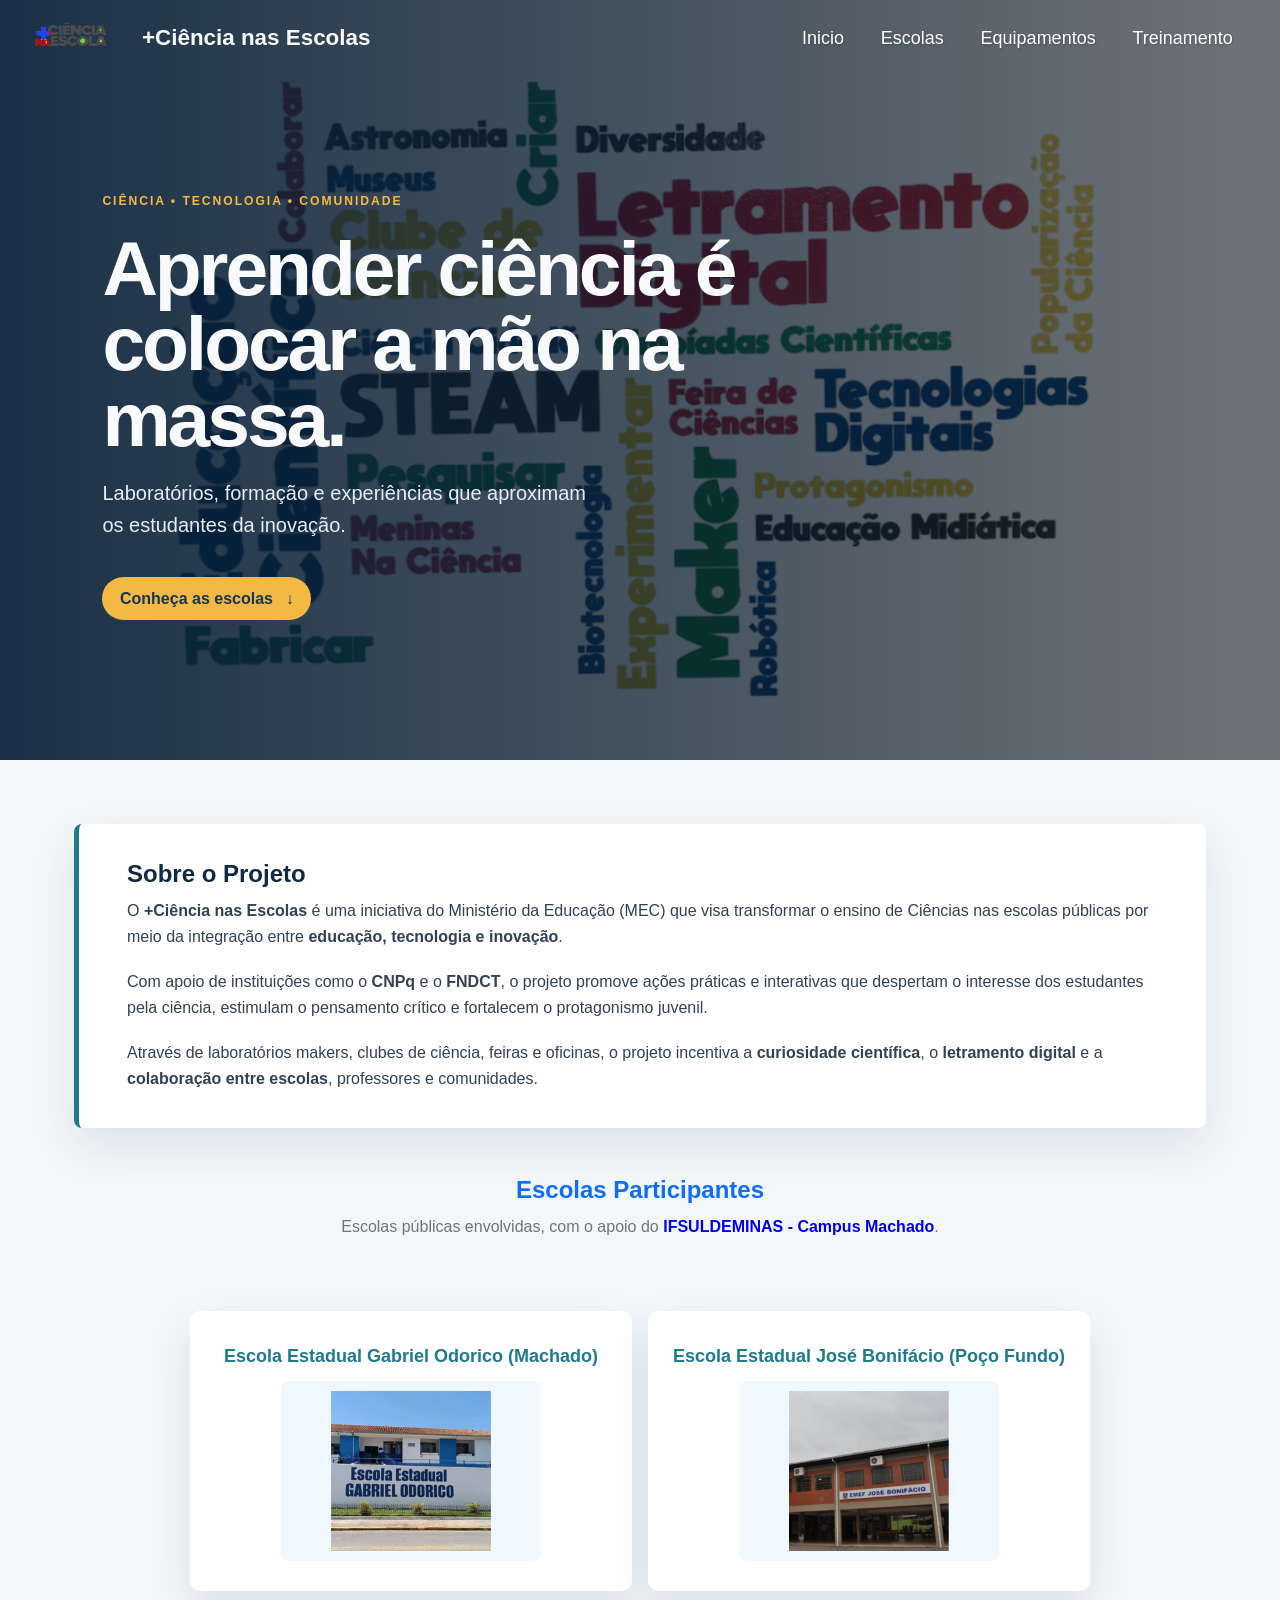
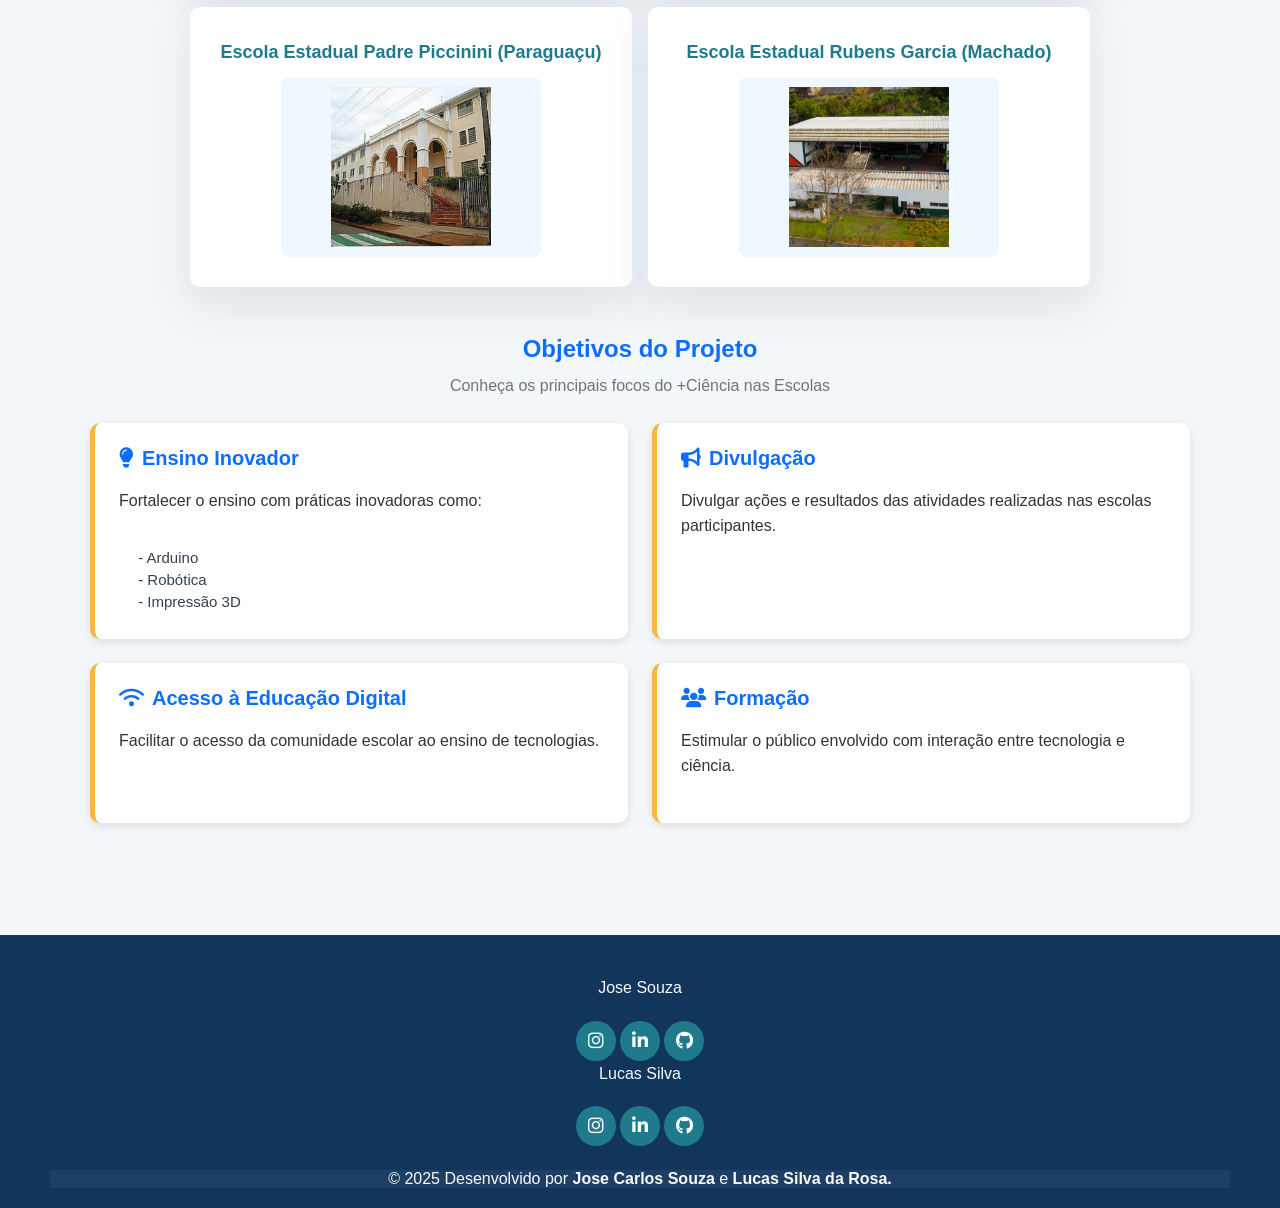
<file: index.html>
<!DOCTYPE html>
<html lang="pt-BR">

<head>
  <meta charset="UTF-8">
  <meta http-equiv="X-UA-Compatible" content="IE=edge">
  <meta name="viewport" content="width=device-width, initial-scale=1.0">
  <link rel="stylesheet" href="CSS/style.css">
  <link rel="stylesheet" href="CSS/index.css">
  <link rel="stylesheet" href="CSS/spinner.css">
  <link rel="icon" href="img/iconSite.png" type="image/png">
  <link href="https://cdnjs.cloudflare.com/ajax/libs/font-awesome/6.4.0/css/all.min.css" rel="stylesheet" />
  <title>Maker - Paraguaçu, Machado e Poço Fundo</title>
</head>

<body>

  <nav class="nav-top">
    <div class="menuTop d-flex">
      <a href="index.html">
        <img src="img/science-Logotype.png" alt="Logo do projeto" id="logotype-image" class="img-fluid">
      </a>
      <h1 class="titleLogo">+Ciência nas Escolas</h1>
    </div>

    <ul class="headMenu">
      <li class="nav-item">
        <a class="nav-link text-white" href="loading.html?next=index.html">Inicio</a>
      </li>
      <li class="nav-item">
        <a class="nav-link text-white" href="#escolas">Escolas</a>
      </li>
      <li class="nav-item">
        <a class="nav-link text-white" href="loading.html?next=HTML/equipments.html">Equipamentos</a>
      </li>
      <li class="nav-item">
        <a class="nav-link text-white" href="loading.html?next=HTML/training.html">Treinamento</a>
      </li>
    </ul>
  </nav>

  <header id="pagetop" class="position-relative text-white">
    <div class="image-background">
      <img src="img/background.png" alt="Laboratório Maker"
        class="w-100 h-100 object-fit-cover position-absolute top-0 start-0 z-n1">
    </div>
    <div class="hero-content">
      <p class="eyebrow">CIÊNCIA • TECNOLOGIA • COMUNIDADE</p>
      <h2>Aprender ciência é colocar a mão na massa.</h2>
      <p>Laboratórios, formação e experiências que aproximam os estudantes da inovação.</p>
      <a class="hero-action" href="#escolas">Conheça as escolas <span aria-hidden="true">↓</span></a>
    </div>
  </header>

  <main>
    <article>
      <section class="about-project">
        <header class="mb-4 text-center">
          <h2 class="fw-bold text-primary">Sobre o Projeto</h2>
        </header>
        <div class="bg-light p-4 rounded shadow-sm">
          <p class="fs-5 text-dark">
            O <strong class="text-primary">+Ciência nas Escolas</strong> é uma iniciativa do Ministério da Educação
            (MEC) que visa transformar o ensino de Ciências nas escolas públicas por meio da integração entre
            <strong>educação, tecnologia e inovação</strong>.
          </p>
          <p class="fs-5 text-dark">
            Com apoio de instituições como o <strong>CNPq</strong> e o <strong>FNDCT</strong>, o projeto promove ações
            práticas e interativas que despertam o interesse dos estudantes pela ciência, estimulam o pensamento crítico
            e fortalecem o protagonismo juvenil.
          </p>
          <p class="fs-5 text-dark">
            Através de laboratórios makers, clubes de ciência, feiras e oficinas, o projeto incentiva a
            <strong>curiosidade científica</strong>, o <strong>letramento digital</strong> e a <strong>colaboração entre
              escolas</strong>, professores e comunidades.
          </p>
        </div>
      </section>

      <section class="objectives">
        <header class="mb-4 text-center">
          <h2 id="escolas" class="fw-bold text-primary">Escolas Participantes</h2>
          <p class="fs-5 text-dark">
            Escolas públicas envolvidas, com o apoio do
            <strong><a href="https://portal.mch.ifsuldeminas.edu.br">IFSULDEMINAS - Campus Machado</strong></a>.
          </p>
        </header>
      </section>
      <section class="schools" id="escolas">
        <a href="loading.html?next=HTML/schoolOdorico.html">
          <div class="school">
            <p>Escola Estadual Gabriel Odorico (Machado)</p>
            <img class="img-schools" src="img/schools/odorico.png" alt="EEGO">
          </div>
        </a>
        <a href="loading.html?next=HTML/schoolBonifacio.html">
          <div class="school">
            <p>Escola Estadual José Bonifácio (Poço Fundo)</p>
            <img class="img-schools" src="img/schools/bonifacio.png" alt="EEJB">
          </div>
        </a>
        <a href="loading.html?next=HTML/schoolPiccinini.html">
          <div class="school">
            <p>Escola Estadual Padre Piccinini (Paraguaçu)</p>
            <img class="img-schools" src="img/schools/piscinni.png" alt="EEPP">
          </div>
        </a>
        <a href="loading.html?next=HTML/schoolRubens.html">
          <div class="school">
            <p>Escola Estadual Rubens Garcia (Machado)</p>
            <img class="img-schools" src="img/schools/rubensGarcia.png" alt="EERG">
          </div>
        </a>
      </section>

      <section class="objectives">
  <header>
    <h2>Objetivos do Projeto</h2>
    <p>Conheça os principais focos do +Ciência nas Escolas</p>
  </header>

  <div class="row">
    
    <div class="objective-card">
      <div class="card-body">
        <h5 class="card-title">
          <i class="fas fa-lightbulb"></i> Ensino Inovador
        </h5>
        <p class="card-text">
          Fortalecer o ensino com práticas inovadoras como:
        </p>
        <ul>
          <li>- Arduino</li>
          <li>- Robótica</li>
          <li>- Impressão 3D</li>
        </ul>
      </div>
    </div>

    <div class="objective-card">
      <div class="card-body">
        <h5 class="card-title">
          <i class="fas fa-bullhorn"></i> Divulgação
        </h5>
        <p class="card-text">
          Divulgar ações e resultados das atividades realizadas nas escolas participantes.
        </p>
      </div>
    </div>

    <div class="objective-card">
      <div class="card-body">
        <h5 class="card-title">
          <i class="fas fa-wifi"></i> Acesso à Educação Digital
        </h5>
        <p class="card-text">
          Facilitar o acesso da comunidade escolar ao ensino de tecnologias.
        </p>
      </div>
    </div>

    <div class="objective-card">
      <div class="card-body">
        <h5 class="card-title">
          <i class="fas fa-users"></i> Formação
        </h5>
        <p class="card-text">
          Estimular o público envolvido com interação entre tecnologia e ciência.
        </p>
      </div>
    </div>

  </div>
</section>

    </article>
  </main>

  <footer class="footer" id="footerSection">
    <div class="container">
      <section class="mb-4">
        <div class="d-flex flex-column flex-md-row justify-content-center align-items-center gap-4">

          <div class="text-center">
            <p class="fw-bold mb-2">Jose Souza</p>
            <a class="btn-floating m-1" href="loading.html?next=https://www.instagram.com/jose_souza.19/?igsh=MWI3N2ZtdmoweDFjMg%3D%3D# target="_blank" role="button">
              <i class="fab fa-instagram"></i>
            </a>
            <a class="btn-floating m-1"
              href="loading.html?next=https://www.linkedin.com/in/jos%C3%A9-carlos-souza-5b9b7b2b1/" target="_blank"
              role="button">
              <i class="fab fa-linkedin-in"></i>
            </a>
            <a class="btn-floating m-1" href="loading.html?next=https://github.com/jose1souza" target="_blank"
              role="button">
              <i class="fab fa-github"></i>
            </a>
          </div>

          <div class="text-center">
            <p class="fw-bold mb-2">Lucas Silva</p>
            <a class="btn-floating m-1" href="loading.html?next=https://www.instagram.com/lucas_sisa/?igsh=MWY4cW5tbWR1azdyaA%3D%3D#" target="_blank" role="button">
              <i class="fab fa-instagram"></i>
            </a>
            <a class="btn-floating m-1"
              href="loading.html?next=https://www.linkedin.com/in/lucas-silva-da-rosa-17997721a" target="_blank"
              role="button">
              <i class="fab fa-linkedin-in"></i>
            </a>
            <a class="btn-floating m-1" href="loading.html?next=https://github.com/lucasa17" target="_blank"
              role="button">
              <i class="fab fa-github"></i>
            </a>
          </div>

        </div>
      </section>

      <div class="footerDesenvolvido" style="background-color: rgba(255, 255, 255, 0.05);">
        © 2025 Desenvolvido por <strong>Jose Carlos Souza</strong> e <strong>Lucas Silva da Rosa.</strong>
      </div>
    </div>
  </footer>


  <script src="JS/scriptIndex.js"></script>

</body>

</html>
</file>
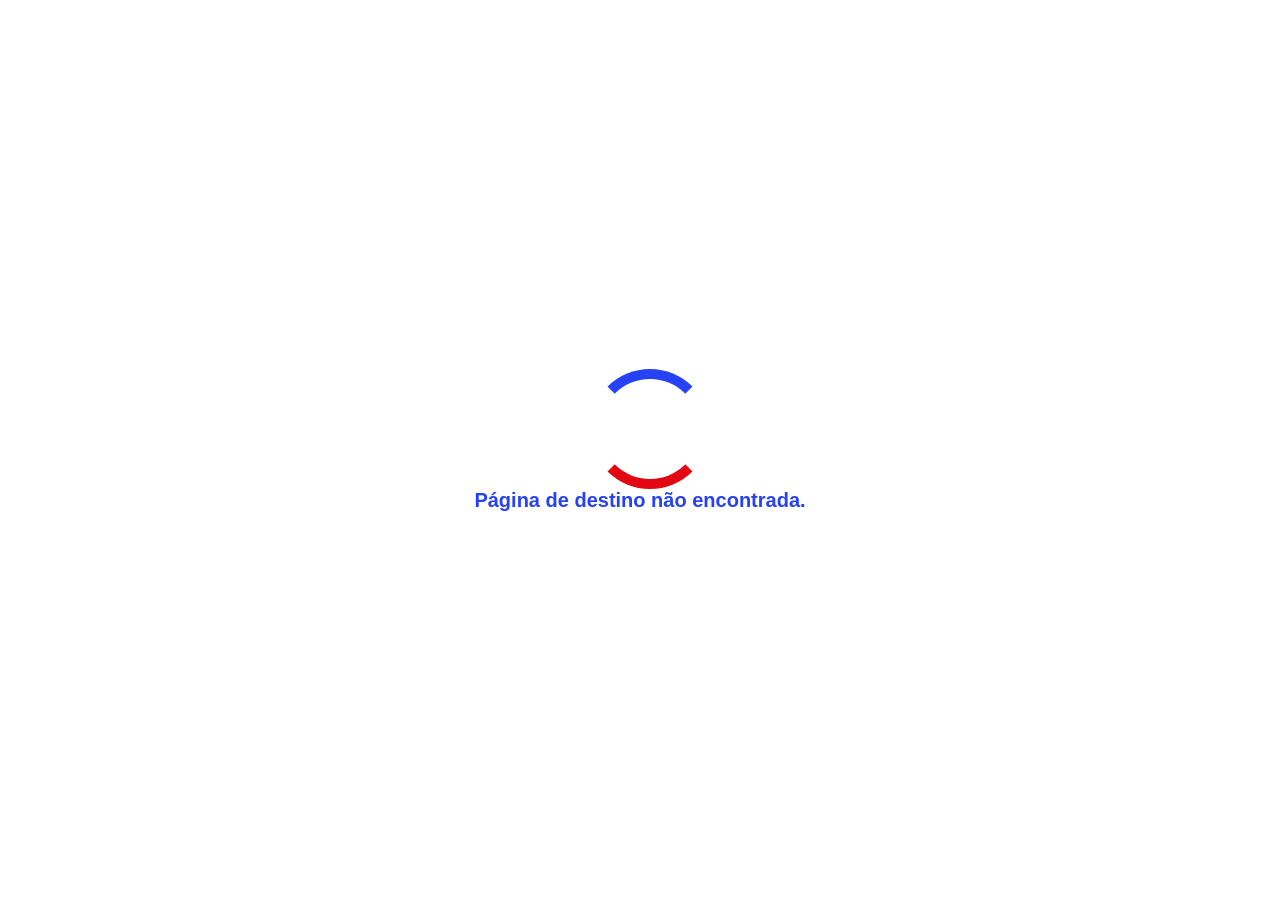
<file: loading.html>
<!DOCTYPE html>
<html lang="pt-BR">

<head>
  <meta charset="UTF-8">
  <meta name="viewport" content="width=device-width, initial-scale=1.0">
  <title>Carregando…</title>
  <link rel="stylesheet" href="CSS/spinner.css">
  <style>
    body {
      margin: 0;
      background-color: white;
      display: flex;
      flex-direction: column;
      justify-content: center;
      align-items: center;
      height: 100vh;
      font-family: Arial, sans-serif;
    }

    .loading-text {
      margin-top: 20px;
      font-size: 20px;
      color: #2742f4;
      font-weight: bold;
      animation: pulse 1.5s infinite;
    }

    @keyframes pulse {
      0% {
        opacity: 0.3;
      }

      50% {
        opacity: 1;
      }

      100% {
        opacity: 0.3;
      }
    }
  </style>
</head>

<body>
  <div class="spinner">
    <div></div>
    <div></div>
  </div>
  <p class="loading-text">Carregando…</p>

  <script src="JS/loading.js"></script>

</body>

</html>
</file>
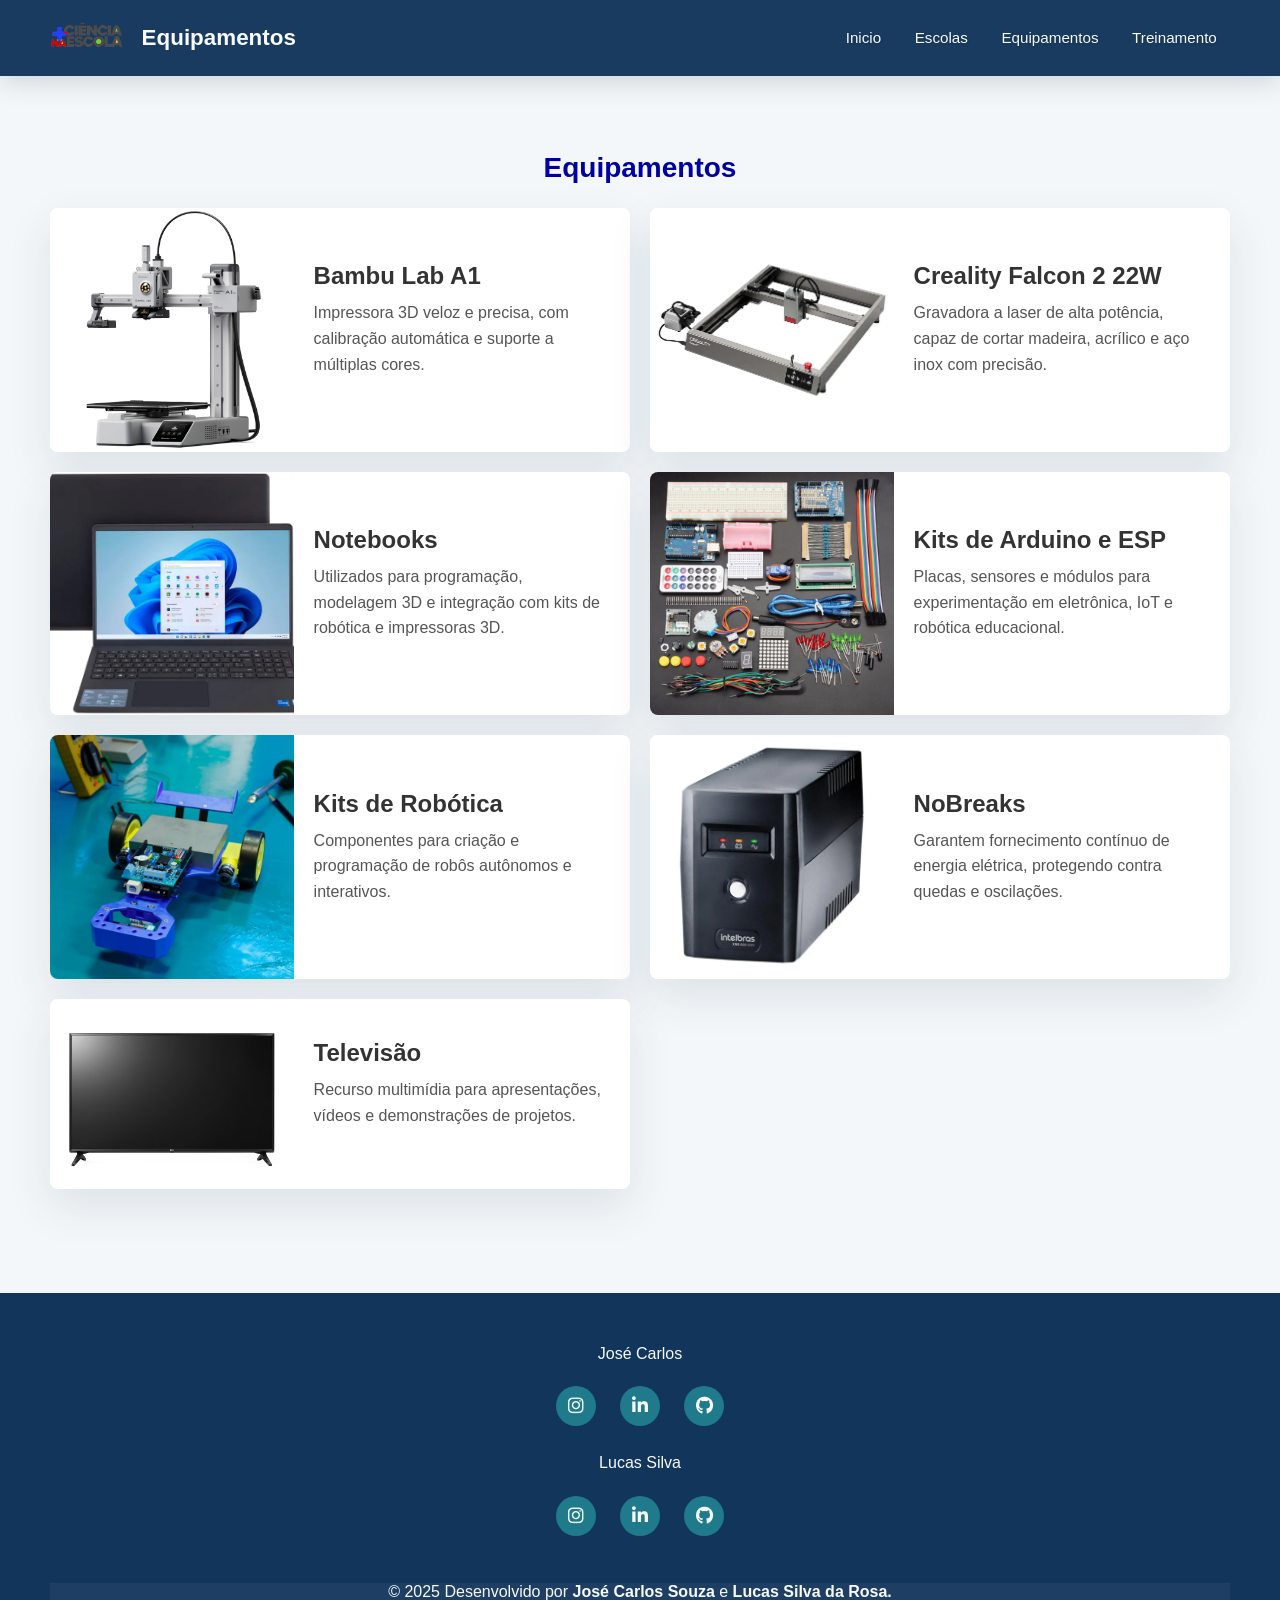
<file: HTML/equipments.html>
<!DOCTYPE html>
<html lang="pt-BR">

<head>
  <meta charset="UTF-8" />
  <meta name="viewport" content="width=device-width, initial-scale=1.0" />
  <title>Equipamentos | +Ciência nas Escolas</title>
  <link rel="stylesheet" href="../CSS/style.css" />
  <link rel="stylesheet" href="../CSS/equipments.css" />
  <link rel="stylesheet" href="../CSS/navAndFooter.css" />
  <link rel="icon" href="../img/iconSite.png" type="image/png">
  <link href="https://cdnjs.cloudflare.com/ajax/libs/font-awesome/6.4.0/css/all.min.css" rel="stylesheet" />
</head>

<body>
  <header>
    <nav class="nav-top">
      <div class="d-flex align-items-center gap-3">
        <a href="../loading.html?next=index.html">
          <img src="../img/science-Logotype.png" alt="Logo do projeto" id="logotype-image" class="img-fluid"
            style="width: 80px;">
        </a>
        <h1 class="titleLogo">Equipamentos</h1>
      </div>

      <ul class="headMenu">
        <li class="nav-item">
          <a class="nav-link text-white" href="../loading.html?next=index.html">Inicio</a>
        </li>
        <li class="nav-item">
          <a class="nav-link text-white" href="../loading.html?next=index.html%23escolas">Escolas</a>
        </li>
        <li class="nav-item">
          <a class="nav-link text-white" href="../loading.html?next=HTML/equipments.html">Equipamentos</a>
        </li>
        <li class="nav-item">
          <a class="nav-link text-white" href="../loading.html?next=HTML/training.html">Treinamento</a>
        </li>
      </ul>
    </nav>
  </header>

  <main class="main-equipment">
    <h2>Equipamentos</h2>
    <section class="equipment-info">
      <div class="equipment-grid">
        <article class="equipment">
          <img src="../img/equipments/BambuLab1.jpg" alt="Bambu Lab A1" class="equipment-image" />
          <div class="equipment-content">
            <h3 class="equipment-title">Bambu Lab A1</h3>
            <p class="equipment-text">
              Impressora 3D veloz e precisa, com calibração automática e suporte a múltiplas cores.
            </p>
          </div>
        </article>

        <article class="equipment">
          <img src="../img/equipments/cncLaser.webp" alt="Creality Falcon 2" class="equipment-image" />
          <div class="equipment-content">
            <h3 class="equipment-title">Creality Falcon 2 22W</h3>
            <p class="equipment-text">
              Gravadora a laser de alta potência, capaz de cortar madeira, acrílico e aço inox com
              precisão.
            </p>
          </div>
        </article>

        <article class="equipment">
          <img src="../img/equipments/notebook.webp" alt="Notebooks" class="equipment-image" />
          <div class="equipment-content">
            <h3 class="equipment-title">Notebooks</h3>
            <p class="equipment-text">
              Utilizados para programação, modelagem 3D e integração com kits de robótica e impressoras
              3D.
            </p>
          </div>
        </article>

        <article class="equipment">
          <img src="../img/equipments/kits.jfif" alt="Kits Arduino e ESP" class="equipment-image" />
          <div class="equipment-content">
            <h3 class="equipment-title">Kits de Arduino e ESP</h3>
            <p class="equipment-text">
              Placas, sensores e módulos para experimentação em eletrônica, IoT e robótica educacional.
            </p>
          </div>
        </article>

        <article class="equipment">
          <img src="../img/equipments/cdrcar.webp" alt="Kits de robótica" class="equipment-image" />
          <div class="equipment-content">
            <h3 class="equipment-title">Kits de Robótica</h3>
            <p class="equipment-text">
              Componentes para criação e programação de robôs autônomos e interativos.
            </p>
          </div>
        </article>

        <article class="equipment">
          <img src="../img/equipments/nobreak.webp" alt="NoBreaks" class="equipment-image" />
          <div class="equipment-content">
            <h3 class="equipment-title">NoBreaks</h3>
            <p class="equipment-text">
              Garantem fornecimento contínuo de energia elétrica, protegendo contra quedas e oscilações.
            </p>
          </div>
        </article>

        <article class="equipment">
          <img src="../img/equipments/tv.avif" alt="Televisão" class="equipment-image" />
          <div class="equipment-content">
            <h3 class="equipment-title">Televisão</h3>
            <p class="equipment-text">
              Recurso multimídia para apresentações, vídeos e demonstrações de projetos.
            </p>
          </div>
        </article>
      </div>
    </section>
  </main>

  <footer class="footer" id="footerSection">
    <div class="container">
      <section class="mb-4">
        <div class="d-flex flex-column flex-md-row justify-content-center align-items-center gap-4">

          <div class="text-center">
            <p class="fw-bold mb-2">José Carlos</p>
            <a class="btn-floating m-1" href="../loading.html?next=https://www.instagram.com/jose_souza.19/?igsh=MWI3N2ZtdmoweDFjMg%3D%3D#" target="_blank" role="button">
              <i class="fab fa-instagram"></i>
            </a>
            <a class="btn-floating m-1"
              href="../loading.html?next=https://www.linkedin.com/in/jos%C3%A9-carlos-souza-5b9b7b2b1/" target="_blank"
              role="button">
              <i class="fab fa-linkedin-in"></i>
            </a>
            <a class="btn-floating m-1" href="../loading.html?next=https://github.com/jose1souza" target="_blank"
              role="button">
              <i class="fab fa-github"></i>
            </a>
          </div>

          <div class="text-center nameFooter">
            <p class="fw-bold mb-2">Lucas Silva</p>
            <a class="btn-floating m-1" href="../loading.html?next=https://www.instagram.com/lucas_sisa/?igsh=MWY4cW5tbWR1azdyaA%3D%3D#" target="_blank" role="button">
              <i class="fab fa-instagram"></i>
            </a>
            <a class="btn-floating m-1"
              href="../loading.html?next=https://www.linkedin.com/in/lucas-silva-da-rosa-17997721a" target="_blank"
              role="button">
              <i class="fab fa-linkedin-in"></i>
            </a>
            <a class="btn-floating m-1" href="../loading.html?next=https://github.com/lucasa17" target="_blank"
              role="button">
              <i class="fab fa-github"></i>
            </a>
          </div>

        </div>
      </section>

      <div class="footerDesenvolvido" style="background-color: rgba(255, 255, 255, 0.05);">
        © 2025 Desenvolvido por <strong>José Carlos Souza</strong> e <strong>Lucas Silva da Rosa.</strong>
      </div>
    </div>
  </footer>
</body>

</html>
</file>
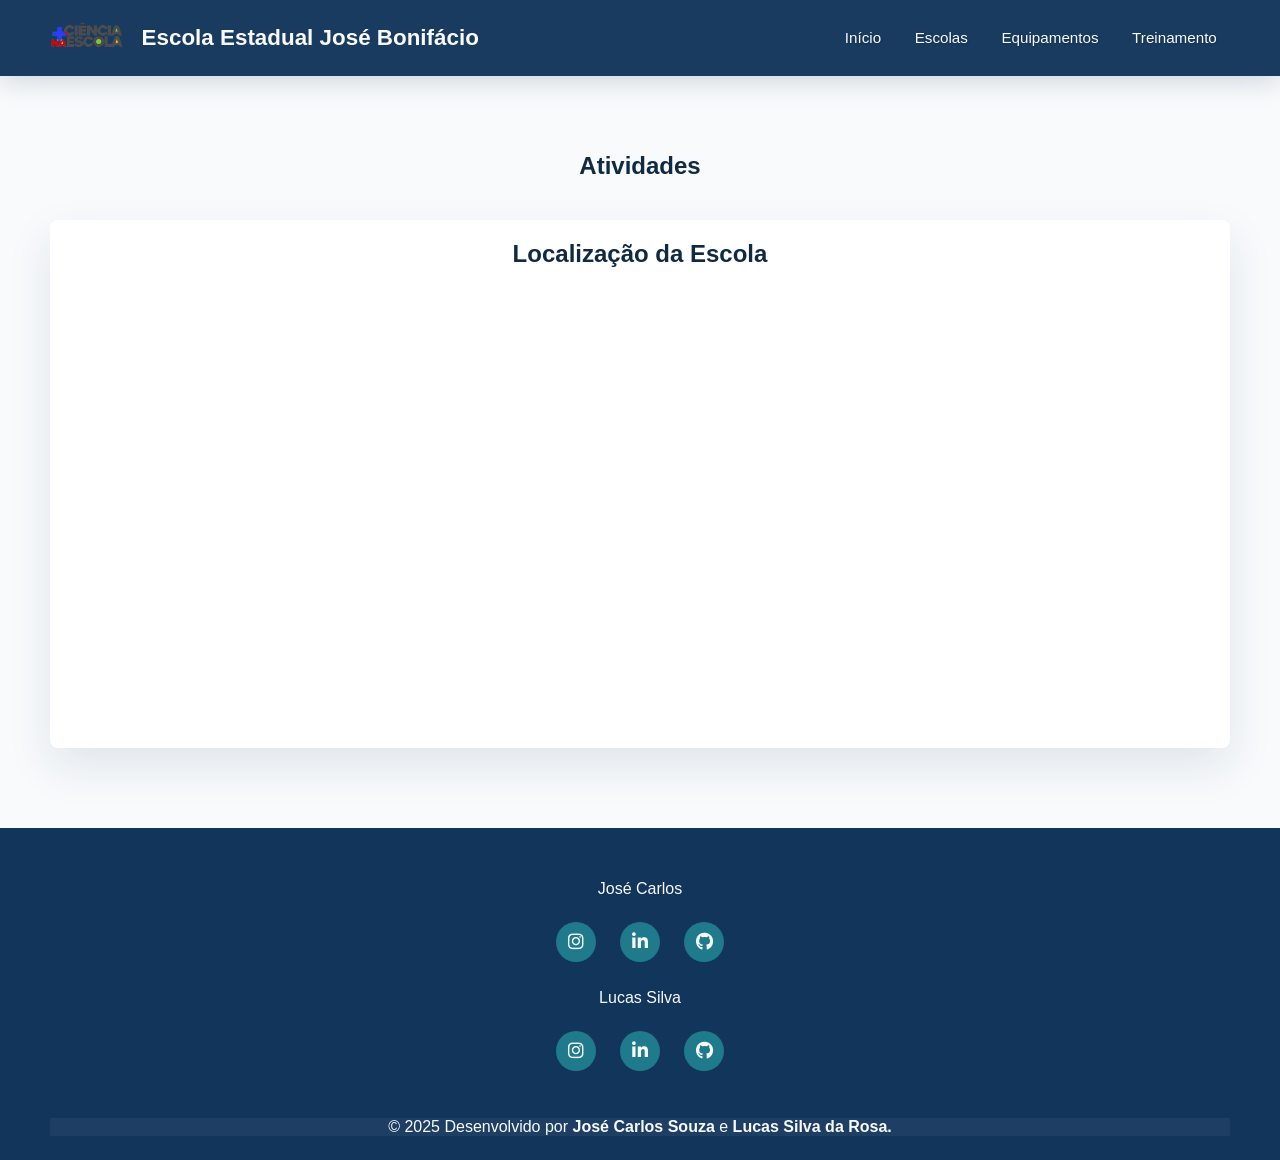
<file: HTML/schoolBonifacio.html>
<!DOCTYPE html>
<html lang="pt-BR">

<head>
  <meta charset="UTF-8" />
  <meta name="viewport" content="width=device-width, initial-scale=1.0" />
  <title>Escola Estadual José Bonifácio | +Ciência nas Escolas</title>
  <link rel="stylesheet" href="../CSS/style.css" />
  <link rel="stylesheet" href="../CSS/schools.css" />
  <link rel="stylesheet" href="../CSS/navAndFooter.css" />
  <link rel="icon" href="../img/iconSite.png" type="image/png">
  <link href="https://cdnjs.cloudflare.com/ajax/libs/font-awesome/6.4.0/css/all.min.css" rel="stylesheet" />

</head>

<body>
  <header>
    <nav class="nav-top">
      <div class="d-flex align-items-center gap-3">
        <a href="../loading.html?next=index.html">
          <img src="../img/science-Logotype.png" alt="Logo do projeto" id="logotype-image" class="img-fluid"
            style="width: 80px;">
        </a>
        <h1 class="titleLogo">Escola Estadual José Bonifácio</h1>
      </div>
      <ul class="headMenu">
        <li class="nav-item"><a class="nav-link" href="../index.html">Início</a></li>
        <li class="nav-item"><a class="nav-link" href="../index.html#escolas">Escolas</a></li>
        <li class="nav-item"><a class="nav-link" href="../HTML/equipments.html">Equipamentos</a></li>
        <li class="nav-item"><a class="nav-link" href="../HTML/training.html">Treinamento</a></li>
      </ul>
    </nav>
  </header>

  <main class="main-school">
    <section class="activities">
      <h2 class="center">Atividades</h2>
      <div id="activities-grid" class="activities-grid"></div>
    </section>

    <section class="map-control">
      <h2 class="center">Localização da Escola</h2>
      <div class="map-grid">
        <iframe
          src="https://www.google.com/maps/embed?pb=!1m18!1m12!1m3!1d3704.866958428886!2d-45.968289625573604!3d-21.785409480060107!2m3!1f0!2f0!3f0!3m2!1i1024!2i768!4f13.1!3m3!1m2!1s0x94ca3e465ea97371%3A0x33663a1b1588389a!2sEscola%20Estadual%20Jos%C3%A9%20Bonif%C3%A1cio!5e0!3m2!1spt-BR!2sbr!4v1759167450051!5m2!1spt-BR!2sbr"
          width="100%" height="450" style="border:0;" allowfullscreen="" loading="lazy"
          referrerpolicy="no-referrer-when-downgrade"></iframe>
      </div>
    </section>
  </main>

  <footer class="footer" id="footerSection">
    <div class="container">
      <section class="mb-4">
        <div class="d-flex flex-column flex-md-row justify-content-center align-items-center gap-4">

          <div class="text-center">
            <p class="fw-bold mb-2">José Carlos</p>
            <a class="btn-floating m-1" href="../loading.html?next=https://www.instagram.com/jose_souza.19/?igsh=MWI3N2ZtdmoweDFjMg%3D%3D#" target="_blank" role="button">
              <i class="fab fa-instagram"></i>
            </a>
            <a class="btn-floating m-1"
              href="../loading.html?next=https://www.linkedin.com/in/jos%C3%A9-carlos-souza-5b9b7b2b1/" target="_blank"
              role="button">
              <i class="fab fa-linkedin-in"></i>
            </a>
            <a class="btn-floating m-1" href="../loading.html?next=https://github.com/jose1souza" target="_blank"
              role="button">
              <i class="fab fa-github"></i>
            </a>
          </div>

          <div class="text-center nameFooter">
            <p class="fw-bold mb-2">Lucas Silva</p>
            <a class="btn-floating m-1" href="../loading.html?next=https://www.instagram.com/lucas_sisa/?igsh=MWY4cW5tbWR1azdyaA%3D%3D#" target="_blank" role="button">
              <i class="fab fa-instagram"></i>
            </a>
            <a class="btn-floating m-1"
              href="../loading.html?next=https://www.linkedin.com/in/lucas-silva-da-rosa-17997721a" target="_blank"
              role="button">
              <i class="fab fa-linkedin-in"></i>
            </a>
            <a class="btn-floating m-1" href="../loading.html?next=https://github.com/lucasa17" target="_blank"
              role="button">
              <i class="fab fa-github"></i>
            </a>
          </div>

        </div>
      </section>

      <div class="footerDesenvolvido" style="background-color: rgba(255, 255, 255, 0.05);">
        © 2025 Desenvolvido por <strong>José Carlos Souza</strong> e <strong>Lucas Silva da Rosa.</strong>
      </div>
    </div>
  </footer>
  <script type="module" src="../JS/prismic/prismicBonifacio.js"></script>

</body>

</html>
</file>
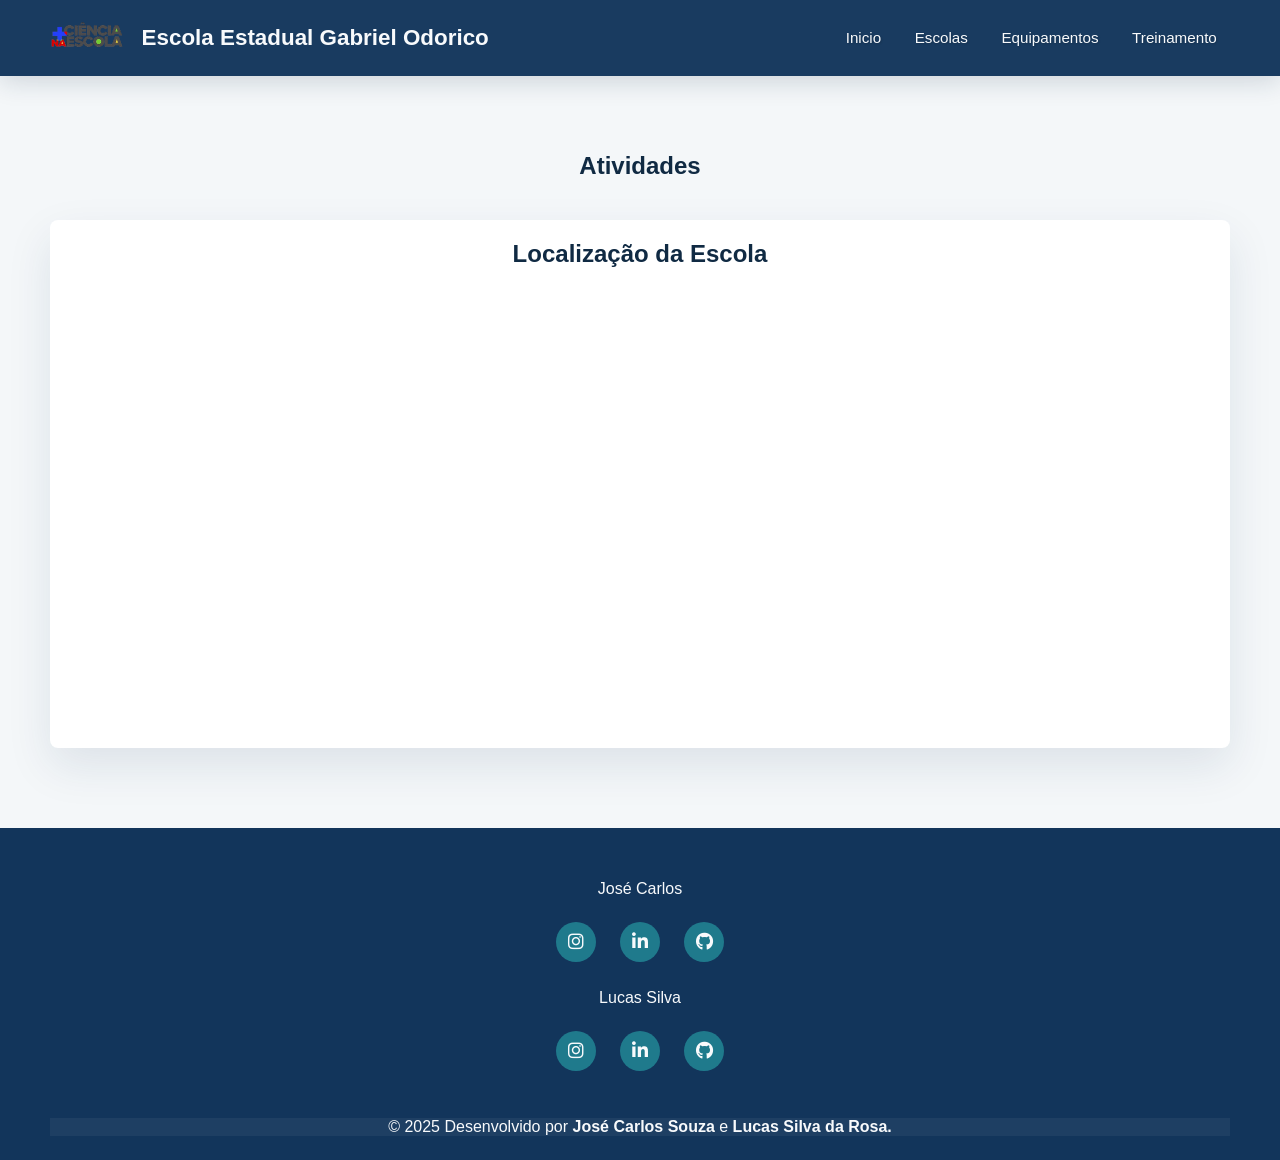
<file: HTML/schoolOdorico.html>
<!DOCTYPE html>
<html lang="pt-BR">

<head>
  <meta charset="UTF-8" />
  <meta name="viewport" content="width=device-width, initial-scale=1.0" />
  <title>Escola Estadual Gabriel Odorico | +Ciência nas Escolas</title>
  <link rel="stylesheet" href="../CSS/schools.css" />
  <link rel="stylesheet" href="../CSS/style.css" />
  <link rel="stylesheet" href="../CSS/navAndFooter.css" />
  <link rel="icon" href="../img/iconSite.png" type="image/png">
    <link href="https://cdnjs.cloudflare.com/ajax/libs/font-awesome/6.4.0/css/all.min.css" rel="stylesheet" />

</head>

<body>
  <header>
    <nav class="nav-top">
      <div class="d-flex align-items-center gap-3">
        <a href="../loading.html?next=index.html">
          <img src="../img/science-Logotype.png" alt="Logo do projeto" id="logotype-image" class="img-fluid"
            style="width: 80px;">
        </a>
        <h1 class="titleLogo">Escola Estadual Gabriel Odorico</h1>
      </div>
      <ul class="headMenu">
        <li class="nav-item">
          <a class="nav-link text-white" href="../loading.html?next=index.html">Inicio</a>
        </li>
        <li class="nav-item">
          <a class="nav-link text-white" href="../loading.html?next=index.html%23escolas">Escolas</a>
        </li>
        <li class="nav-item">
          <a class="nav-link text-white" href="../loading.html?next=HTML/equipments.html">Equipamentos</a>
        </li>
        <li class="nav-item">
          <a class="nav-link text-white" href="../loading.html?next=HTML/training.html">Treinamento</a>
        </li>
      </ul>
    </nav>
  </header>

  <main class="main-school">
    <section class="activities">
      <h2 class="center">Atividades</h2>
      <div id="activities-grid" class="activities-grid"></div>
    </section>

    <section class="map-control">
      <h2 class="center">Localização da Escola</h2>
      <div class="map-grid">
        <iframe
          src="https://www.google.com/maps/embed?pb=!1m18!1m12!1m3!1d3707.558812721248!2d-45.9255540255772!3d-21.681013280136526!2m3!1f0!2f0!3f0!3m2!1i1024!2i768!4f13.1!3m3!1m2!1s0x94ca1498a031d7ad%3A0xd37fb0ccadf5fbf4!2sEscola%20Estadual%20Gabriel%20Odorico!5e0!3m2!1spt-BR!2sbr!4v1759166782739!5m2!1spt-BR!2sbr"
          width="100%" height="450" style="border:0;" allowfullscreen="" loading="lazy"
          referrerpolicy="no-referrer-when-downgrade"></iframe>
      </div>
    </section>
  </main>

  <footer class="footer" id="footerSection">
    <div class="container">
      <section class="mb-4">
        <div class="d-flex flex-column flex-md-row justify-content-center align-items-center gap-4">

          <div class="text-center">
            <p class="fw-bold mb-2">José Carlos</p>
            <a class="btn-floating m-1" href="../loading.html?next=https://www.instagram.com/jose_souza.19/?igsh=MWI3N2ZtdmoweDFjMg%3D%3D#" target="_blank" role="button">
              <i class="fab fa-instagram"></i>
            </a>
            <a class="btn-floating m-1"
              href="../loading.html?next=https://www.linkedin.com/in/jos%C3%A9-carlos-souza-5b9b7b2b1/" target="_blank"
              role="button">
              <i class="fab fa-linkedin-in"></i>
            </a>
            <a class="btn-floating m-1" href="../loading.html?next=https://github.com/jose1souza" target="_blank"
              role="button">
              <i class="fab fa-github"></i>
            </a>
          </div>

          <div class="text-center nameFooter">
            <p class="fw-bold mb-2">Lucas Silva</p>
            <a class="btn-floating m-1" href="../loading.html?next=https://www.instagram.com/lucas_sisa/?igsh=MWY4cW5tbWR1azdyaA%3D%3D#" target="_blank" role="button">
              <i class="fab fa-instagram"></i>
            </a>
            <a class="btn-floating m-1"
              href="../loading.html?next=https://www.linkedin.com/in/lucas-silva-da-rosa-17997721a" target="_blank"
              role="button">
              <i class="fab fa-linkedin-in"></i>
            </a>
            <a class="btn-floating m-1" href="../loading.html?next=https://github.com/lucasa17" target="_blank"
              role="button">
              <i class="fab fa-github"></i>
            </a>
          </div>

        </div>
      </section>

      <div class="footerDesenvolvido" style="background-color: rgba(255, 255, 255, 0.05);">
        © 2025 Desenvolvido por <strong>José Carlos Souza</strong> e <strong>Lucas Silva da Rosa.</strong>
      </div>
    </div>
  </footer>
  <script type="module" src="../JS/prismic/prismicOdorico.js"></script>
</body>

</html>
</file>
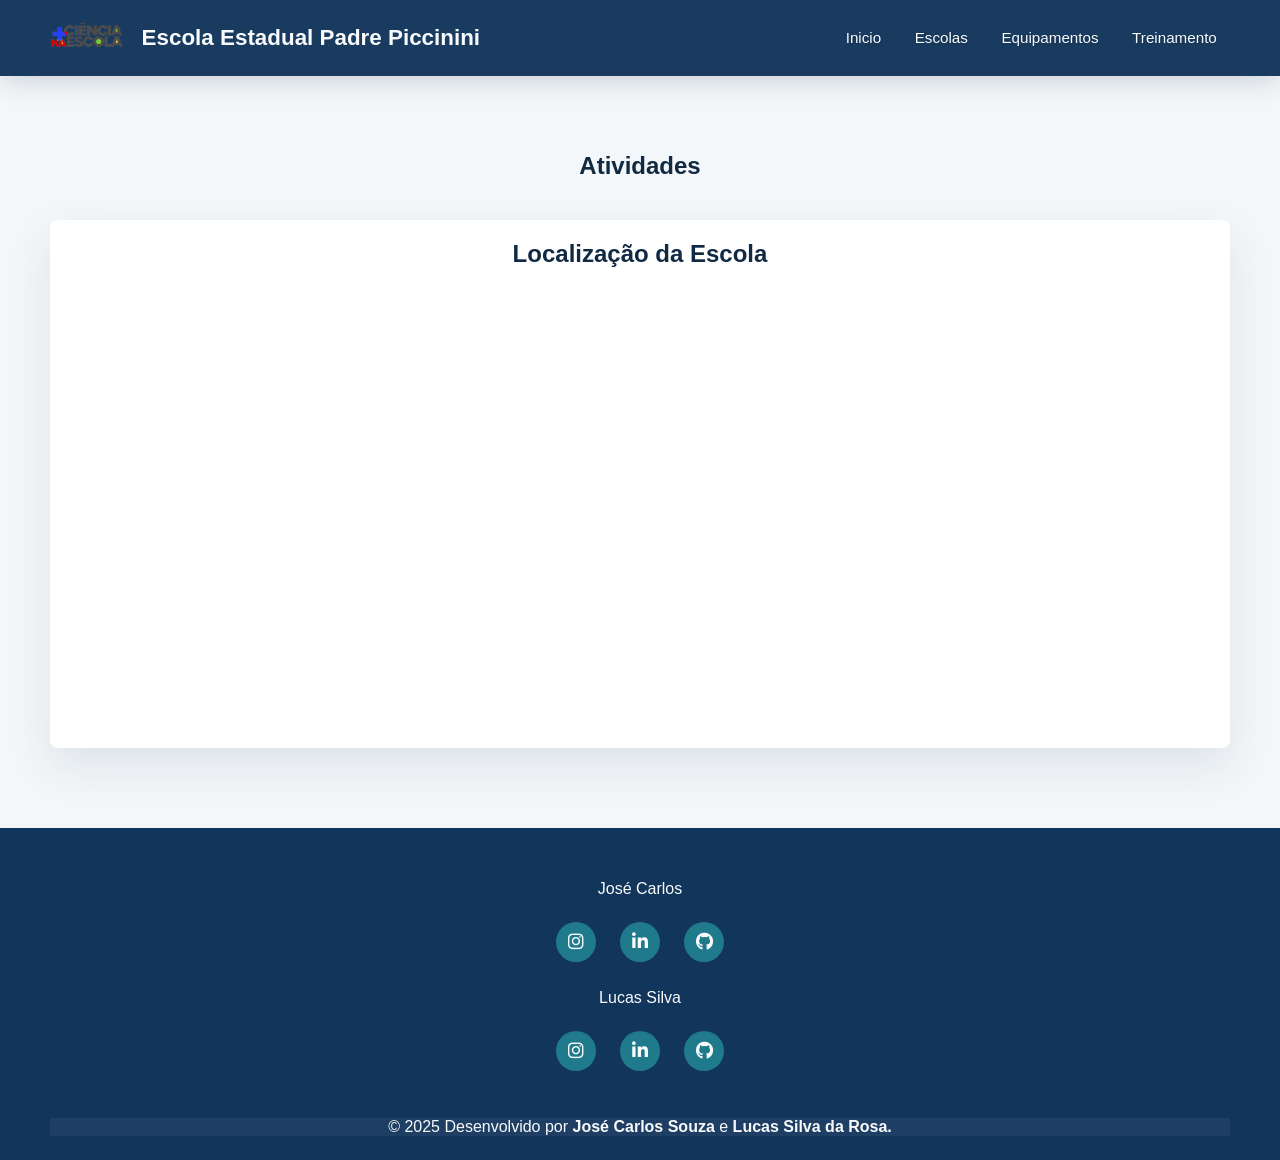
<file: HTML/schoolPiccinini.html>
<!DOCTYPE html>
<html lang="pt-BR">

<head>
  <meta charset="UTF-8" />
  <meta name="viewport" content="width=device-width, initial-scale=1.0" />
  <title>Escola Estadual Padre Piccinini | +Ciência nas Escolas</title>
  <link rel="stylesheet" href="../CSS/schools.css" />
  <link rel="stylesheet" href="../CSS/style.css" />
  <link rel="stylesheet" href="../CSS/navAndFooter.css" />
  <link rel="icon" href="../img/iconSite.png" type="image/png">
  <link href="https://cdnjs.cloudflare.com/ajax/libs/font-awesome/6.4.0/css/all.min.css" rel="stylesheet" />
</head>

<body>
  <header>
    <nav class="nav-top">
      <div class="d-flex align-items-center gap-3">
        <a href="../loading.html?next=index.html">
          <img src="../img/science-Logotype.png" alt="Logo do projeto" id="logotype-image" class="img-fluid"
            style="width: 80px;">
        </a>
        <h1 class="titleLogo">Escola Estadual Padre Piccinini</h1>
      </div>
      <ul class="headMenu">
        <li class="nav-item">
          <a class="nav-link text-white" href="../loading.html?next=index.html">Inicio</a>
        </li>
        <li class="nav-item">
          <a class="nav-link text-white" href="../loading.html?next=index.html%23escolas">Escolas</a>
        </li>
        <li class="nav-item">
          <a class="nav-link text-white" href="../loading.html?next=HTML/equipments.html">Equipamentos</a>
        </li>
        <li class="nav-item">
          <a class="nav-link text-white" href="../loading.html?next=HTML/training.html">Treinamento</a>
        </li>
      </ul>
    </nav>
  </header>

  <main class="main-school">
    <section class="activities">
      <h2 class="center">Atividades</h2>
      <div id="activities-grid" class="activities-grid"></div>
    </section>

    <section class="map-control">
      <h2 class="center">Localização da Escola</h2>
      <div class="map-grid">
        <iframe
          src="https://www.google.com/maps/embed?pb=!1m18!1m12!1m3!1d3710.895790913277!2d-45.73588422558153!3d-21.550929680232287!2m3!1f0!2f0!3f0!3m2!1i1024!2i768!4f13.1!3m3!1m2!1s0x94ca6540ab030953%3A0xd8f93f0283edcc75!2sEscola%20Estadual%20Padre%20Piccinini!5e0!3m2!1spt-BR!2sbr!4v1759167653896!5m2!1spt-BR!2sbr"
          width="100%" height="450" style="border:0;" allowfullscreen="" loading="lazy"
          referrerpolicy="no-referrer-when-downgrade"></iframe>
      </div>
    </section>
  </main>

  <footer class="footer" id="footerSection">
    <div class="container">
      <section class="mb-4">
        <div class="d-flex flex-column flex-md-row justify-content-center align-items-center gap-4">

          <div class="text-center">
            <p class="fw-bold mb-2">José Carlos</p>
            <a class="btn-floating m-1" href="../loading.html?next=https://www.instagram.com/jose_souza.19/?igsh=MWI3N2ZtdmoweDFjMg%3D%3D#" target="_blank" role="button">
              <i class="fab fa-instagram"></i>
            </a>
            <a class="btn-floating m-1"
              href="../loading.html?next=https://www.linkedin.com/in/jos%C3%A9-carlos-souza-5b9b7b2b1/" target="_blank"
              role="button">
              <i class="fab fa-linkedin-in"></i>
            </a>
            <a class="btn-floating m-1" href="../loading.html?next=https://github.com/jose1souza" target="_blank"
              role="button">
              <i class="fab fa-github"></i>
            </a>
          </div>

          <div class="text-center nameFooter">
            <p class="fw-bold mb-2">Lucas Silva</p>
            <a class="btn-floating m-1" href="../loading.html?next=https://www.instagram.com/lucas_sisa/?igsh=MWY4cW5tbWR1azdyaA%3D%3D#" target="_blank" role="button">
              <i class="fab fa-instagram"></i>
            </a>
            <a class="btn-floating m-1"
              href="../loading.html?next=https://www.linkedin.com/in/lucas-silva-da-rosa-17997721a" target="_blank"
              role="button">
              <i class="fab fa-linkedin-in"></i>
            </a>
            <a class="btn-floating m-1" href="../loading.html?next=https://github.com/lucasa17" target="_blank"
              role="button">
              <i class="fab fa-github"></i>
            </a>
          </div>

        </div>
      </section>

      <div class="footerDesenvolvido" style="background-color: rgba(255, 255, 255, 0.05);">
        © 2025 Desenvolvido por <strong>José Carlos Souza</strong> e <strong>Lucas Silva da Rosa.</strong>
      </div>
    </div>
  </footer>

  <script type="module" src="../JS/prismic/prismicPiscinni.js"></script>
</body>

</html>
</file>
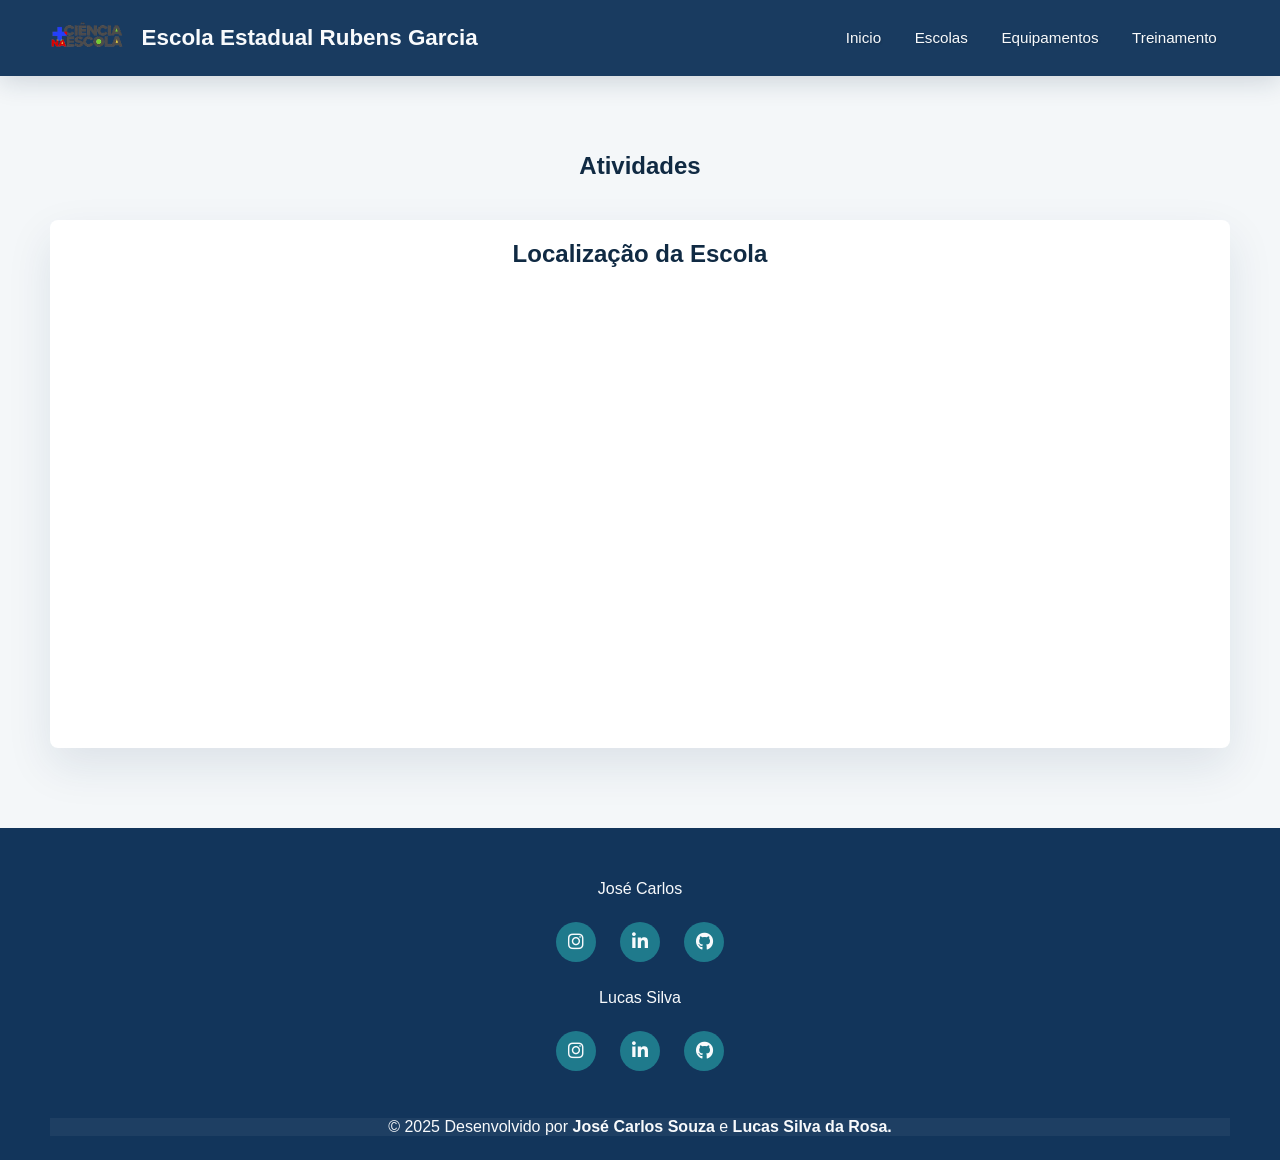
<file: HTML/schoolRubens.html>
<!DOCTYPE html>
<html lang="pt-BR">

<head>
  <meta charset="UTF-8" />
  <meta name="viewport" content="width=device-width, initial-scale=1.0" />
  <title>Escola Estadual Rubens Garcia | +Ciência nas Escolas</title>
  <link rel="stylesheet" href="../CSS/schools.css" />
  <link rel="stylesheet" href="../CSS/style.css" />
  <link rel="stylesheet" href="../CSS/navAndFooter.css" />
  <link rel="icon" href="../img/iconSite.png" type="image/png">
  <link href="https://cdnjs.cloudflare.com/ajax/libs/font-awesome/6.4.0/css/all.min.css" rel="stylesheet" />
</head>

<body>
  <header>
    <nav class="nav-top">
      <div class="d-flex align-items-center gap-3">
        <a href="../loading.html?next=index.html">
          <img src="../img/science-Logotype.png" alt="Logo do projeto" id="logotype-image" class="img-fluid"
            style="width: 80px;">
        </a>
        <h1 class="titleLogo">Escola Estadual Rubens Garcia</h1>
      </div>
      <ul class="headMenu">
        <li class="nav-item">
          <a class="nav-link text-white" href="../loading.html?next=index.html">Inicio</a>
        </li>
        <li class="nav-item">
          <a class="nav-link text-white" href="../loading.html?next=index.html%23escolas">Escolas</a>
        </li>
        <li class="nav-item">
          <a class="nav-link text-white" href="../loading.html?next=HTML/equipments.html">Equipamentos</a>
        </li>
        <li class="nav-item">
          <a class="nav-link text-white" href="../loading.html?next=HTML/training.html">Treinamento</a>
        </li>
      </ul>
    </nav>
  </header>

  <main class="main-school">
    <section class="activities">
      <h2 class="center">Atividades</h2>
      <div id="activities-grid" class="activities-grid"></div>
    </section>

    <section class="map-control">
      <h2 class="center">Localização da Escola</h2>
      <div class="map-grid">
        <iframe
          src="https://www.google.com/maps/embed?pb=!1m18!1m12!1m3!1d3707.4624427484773!2d-45.93163992557698!3d-21.6847589801339!2m3!1f0!2f0!3f0!3m2!1i1024!2i768!4f13.1!3m3!1m2!1s0x94ca149a48594115%3A0x532d592479005b05!2sEscola%20Estadual%20Rubens%20Garcia!5e0!3m2!1spt-BR!2sbr!4v1759167807627!5m2!1spt-BR!2sbr"
          width="100%" height="450" style="border:0;" allowfullscreen="" loading="lazy"
          referrerpolicy="no-referrer-when-downgrade"></iframe>
      </div>
    </section>
  </main>

  <footer class="footer" id="footerSection">
    <div class="container">
      <section class="mb-4">
        <div class="d-flex flex-column flex-md-row justify-content-center align-items-center gap-4">

          <div class="text-center">
            <p class="fw-bold mb-2">José Carlos</p>
            <a class="btn-floating m-1" href="../loading.html?next=https://www.instagram.com/jose_souza.19/?igsh=MWI3N2ZtdmoweDFjMg%3D%3D#" target="_blank" role="button">
              <i class="fab fa-instagram"></i>
            </a>
            <a class="btn-floating m-1"
              href="../loading.html?next=https://www.linkedin.com/in/jos%C3%A9-carlos-souza-5b9b7b2b1/" target="_blank"
              role="button">
              <i class="fab fa-linkedin-in"></i>
            </a>
            <a class="btn-floating m-1" href="../loading.html?next=https://github.com/jose1souza" target="_blank"
              role="button">
              <i class="fab fa-github"></i>
            </a>
          </div>

          <div class="text-center nameFooter">
            <p class="fw-bold mb-2">Lucas Silva</p>
            <a class="btn-floating m-1" href="../loading.html?next=https://www.instagram.com/lucas_sisa/?igsh=MWY4cW5tbWR1azdyaA%3D%3D#" target="_blank" role="button">
              <i class="fab fa-instagram"></i>
            </a>
            <a class="btn-floating m-1"
              href="../loading.html?next=https://www.linkedin.com/in/lucas-silva-da-rosa-17997721a" target="_blank"
              role="button">
              <i class="fab fa-linkedin-in"></i>
            </a>
            <a class="btn-floating m-1" href="../loading.html?next=https://github.com/lucasa17" target="_blank"
              role="button">
              <i class="fab fa-github"></i>
            </a>
          </div>

        </div>
      </section>

      <div class="footerDesenvolvido" style="background-color: rgba(255, 255, 255, 0.05);">
        © 2025 Desenvolvido por <strong>José Carlos Souza</strong> e <strong>Lucas Silva da Rosa.</strong>
      </div>
    </div>
  </footer>

  <script type="module" src="../JS/prismic/prismicRubens.js"></script>
</body>

</html>
</file>
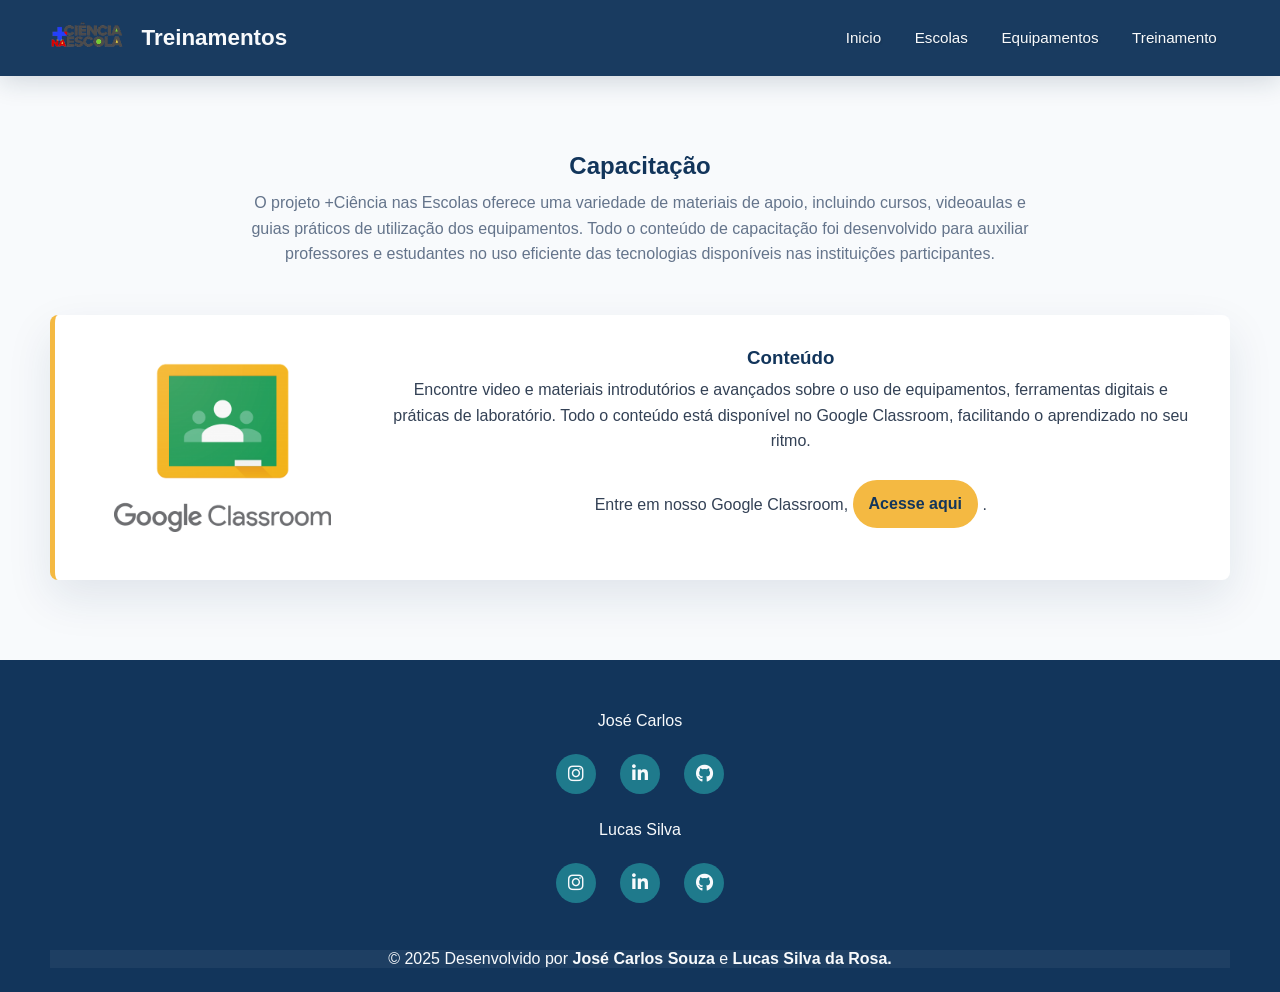
<file: HTML/training.html>
<!DOCTYPE html>
<html lang="pt-BR">

<head>
  <meta charset="UTF-8" />
  <meta http-equiv="X-UA-Compatible" content="IE=edge" />
  <meta name="viewport" content="width=device-width, initial-scale=1.0" />
  <title>Treinamento | +Ciência nas Escolas</title>
  <link rel="stylesheet" href="../CSS/style.css" />
  <link rel="stylesheet" href="../CSS/schools.css" />
  <link rel="stylesheet" href="../CSS/navAndFooter.css" />
  <link rel="stylesheet" href="../CSS/training.css">
  <link rel="icon" href="../img/iconSite.png" type="image/png">
    <link href="https://cdnjs.cloudflare.com/ajax/libs/font-awesome/6.4.0/css/all.min.css" rel="stylesheet" />

</head>

<body>
  <header>
    <nav class="nav-top">
      <div class="d-flex align-items-center gap-3 ">
        <a href="../loading.html?next=index.html">
          <img src="../img/science-Logotype.png" alt="Logo do projeto" id="logotype-image" class="img-fluid"
            style="width: 80px;">
        </a>
        <h1 class="titleLogo">Treinamentos</h1>
      </div>
        <ul class="headMenu">
          <li class="nav-item">
            <a class="nav-link text-white" href="../loading.html?next=index.html">Inicio</a>
          </li>
          <li class="nav-item">
            <a class="nav-link text-white" href="../loading.html?next=index.html%23escolas">Escolas</a>
          </li>
          <li class="nav-item">
            <a class="nav-link text-white" href="../loading.html?next=HTML/equipments.html">Equipamentos</a>
          </li>
          <li class="nav-item">
            <a class="nav-link text-white" href="../loading.html?next=HTML/training.html">Treinamento</a>
          </li>
        </ul>
    </nav>
  </header>

  <main class="main-school container py-5">
    <section class="training-intro">
      <h2>Capacitação</h2>
      <p>
        O projeto +Ciência nas Escolas oferece uma variedade de materiais de apoio, incluindo cursos, videoaulas e guias práticos de utilização dos equipamentos. Todo o conteúdo de capacitação foi desenvolvido para auxiliar professores e estudantes no uso eficiente das tecnologias disponíveis nas instituições participantes. 
      </p>
    </section>

    <section class="training-grid">
      <div class="content">
          <img src="../img/training/classroomLogo.png" alt="">
      </div>
      <div class="content">
        <h3 class="card-title">Conteúdo</h3>
        <p class="card-text">Encontre video e materiais introdutórios e avançados sobre o uso de equipamentos, ferramentas digitais e práticas de laboratório. Todo o conteúdo está disponível no Google Classroom, facilitando o aprendizado no seu ritmo.</p>
        <p>Entre em nosso Google Classroom, 
          <a href="https://classroom.google.com/c/NzcxNTIzMzAyNDU0?cjc=7ck33sew" target="_blank">Acesse aqui</a>
        .</p>
      </div>
    </section>
  </main>

  <footer class="footer" id="footerSection">
    <div class="container">
      <section class="mb-4">
        <div class="d-flex flex-column flex-md-row justify-content-center align-items-center gap-4">

          <div class="text-center">
            <p class="fw-bold mb-2">José Carlos</p>
            <a class="btn-floating m-1" href="../loading.html?next=https://www.instagram.com/jose_souza.19/?igsh=MWI3N2ZtdmoweDFjMg%3D%3D#" target="_blank" role="button">
              <i class="fab fa-instagram"></i>
            </a>
            <a class="btn-floating m-1"
              href="../loading.html?next=https://www.linkedin.com/in/jos%C3%A9-carlos-souza-5b9b7b2b1/" target="_blank"
              role="button">
              <i class="fab fa-linkedin-in"></i>
            </a>
            <a class="btn-floating m-1" href="../loading.html?next=https://github.com/jose1souza" target="_blank"
              role="button">
              <i class="fab fa-github"></i>
            </a>
          </div>

          <div class="text-center nameFooter">
            <p class="fw-bold mb-2">Lucas Silva</p>
            <a class="btn-floating m-1" href="../loading.html?next=https://www.instagram.com/lucas_sisa/?igsh=MWY4cW5tbWR1azdyaA%3D%3D#" target="_blank" role="button">
              <i class="fab fa-instagram"></i>
            </a>
            <a class="btn-floating m-1"
              href="../loading.html?next=https://www.linkedin.com/in/lucas-silva-da-rosa-17997721a" target="_blank"
              role="button">
              <i class="fab fa-linkedin-in"></i>
            </a>
            <a class="btn-floating m-1" href="../loading.html?next=https://github.com/lucasa17" target="_blank"
              role="button">
              <i class="fab fa-github"></i>
            </a>
          </div>

        </div>
      </section>

      <div class="footerDesenvolvido" style="background-color: rgba(255, 255, 255, 0.05);">
        © 2025 Desenvolvido por <strong>José Carlos Souza</strong> e <strong>Lucas Silva da Rosa.</strong>
      </div>
    </div>
  </footer>
</body>

</html>
</file>
<file: CSS/style.css>
:root {
  --blue: #12355b;
  --light-blue: #1f7a8c;
  --accent: #f4b942;
  --gray: #334155;
  --black: #102a43;
  --white: #f8fafc;
  --surface: #ffffff;
  --muted: #64748b;
  --border: #dbe5ec;
  --shadow: 0 18px 45px rgba(18, 53, 91, 0.1);
}

* {
  margin: 0;
  padding: 0;
  font-family: "Trebuchet MS", "Segoe UI", sans-serif;
  box-sizing: border-box;
}

body {
  background: #f4f7f9;
  color: var(--gray);
}

main {
  padding: 64px 24px;
  max-width: 1180px;
  margin-left: auto;
  margin-right: auto;
}

.titleLogo {
  color: var(--white);
  font-weight: bold;
  font-size: 1.4rem;
  margin: 0;
  line-height: 1.15;
} 

h1,
h2,
h3 {
  color: var(--black);
  margin-bottom: 10px;
}

p {
  font-size: 1rem;
  line-height: 1.6;
  margin-bottom: 20px;
}

a {
  text-decoration: none;
}

ul {
  list-style: none;
}

nav ul {
  display: flex;
  gap: 0.4rem;
}

nav ul li a {
  color: inherit;
  font-size: 1rem;
}

.footer {
  background-color: var(--blue); 
  color: var(--white);
  padding-top: 40px;
  padding-bottom: 20px;
  text-align: center;
}

.container {
  width: min(100%, 1180px);
  margin-inline: auto;
}

.footer a {
  color: var(--white);
  text-decoration: none;
  transition: transform 0.2s ease, background-color 0.3s ease;
}

.footer a:hover {
  transform: scale(1.1);
  text-decoration: underline;
}

.btn-floating {
  background-color: var(--light-blue);
  color: var(--white);
  width: 40px;
  height: 40px;
  border-radius: 50%;
  font-size: 18px;
  display: inline-flex;
  align-items: center;
  justify-content: center;
  transition: transform 0.2s ease;
}

.btn-floating:hover {
  transform: scale(1.1);
  background-color: var(--gray);
}

.footerDesenvolvido{
  margin-top: 2%;
}

@media (max-width: 780px){
    .titleLogo{
      font-size: 13px;
    }

    main {
      padding: 40px 16px;
      max-width: 100%;
      margin-left: auto;
      margin-right: auto;
    }

    main p{
      text-align: justify;
      font-size: 15px;
    }
}
</file>
<file: CSS/index.css>
#pagetop {
  position: relative;
  display: flex;
  align-items: center;
  min-height: min(100svh, 760px);
  height: auto;
  padding: 100px 0 48px;
  overflow: hidden;
}

.img-fluid{
  width: 50%;
}

.nav-top {
  position: fixed;
  top: 0;
  left: 0;
  width: 100%;
  z-index: 1000;
  background-color: transparent;
  padding: 1rem 2rem;
  transition: background-color 0.3s ease, box-shadow 0.3s ease;
  display: flex;
  justify-content: space-between;
  align-items: center;
  flex-wrap: wrap;
}

.menuTop{
  display: grid;
  grid-template-columns: 1fr 2fr;
  grid-template-rows: auto;
  padding-top: 0.5%;
  margin-bottom: 0.5%;
  gap: 30px;
}

  .nav-top .d-flex {
    display: flex;
    align-items: center;
}

.nav-top.scrolled {
  background-color: rgba(18, 53, 91, 0.97);
  box-shadow: 0 2px 4px rgba(0, 0, 0, 0.1);
}

.nav-top .nav-link {
  color: white;
  font-weight: 500;
  font-size: 18px;
  padding: 0.6rem 0.95rem;
  text-shadow: 1px 1px 2px rgba(0, 0, 0, 0.2);
  transition: color 0.3s ease;
}

.nav-top .nav-link:hover {
  color: var(--white);
  text-decoration: underline;
}

.nav-top img {
  width: 80px;
  height: auto;
  transition: transform 0.3s ease;
}

.nav-top img:hover {
  transform: scale(1.05);
}

.image-background {
  position: absolute;
  top: 0;
  left: 0;
  width: 100%;
  height: 100%;
  z-index: -1;
}

.image-background img {
  width: 100%;
  height: 100%;
  object-fit: cover;
  display: block;
  filter: brightness(0.52) saturate(0.85);
}

.image-background::after {
  content: "";
  position: absolute;
  inset: 0;
  background: linear-gradient(90deg, rgba(9, 35, 61, 0.86), rgba(9, 35, 61, 0.18));
}

.hero-content {
  position: relative;
  z-index: 1;
  width: min(800px, 100%);
  padding-left: clamp(1.25rem, 8vw, 8rem);
  color: var(--white);
}

.hero-content h2 {
  max-width: 640px;
  color: var(--white);
  font-size: clamp(2.6rem, 6vw, 5.4rem);
  line-height: 0.98;
  letter-spacing: -0.04em;
  margin: 0 0 1.25rem;
}

.hero-content p:not(.eyebrow) {
  max-width: 510px;
  color: #e5eef5;
  font-size: clamp(1rem, 2vw, 1.25rem);
}

.eyebrow {
  color: var(--accent);
  font-size: 0.76rem;
  font-weight: bold;
  letter-spacing: 0.16em;
}

.hero-action {
  display: inline-flex;
  gap: 0.8rem;
  align-items: center;
  margin-top: 1rem;
  padding: 0.8rem 1.1rem;
  color: var(--blue);
  background: var(--accent);
  border-radius: 999px;
  font-weight: bold;
  transition: transform 0.2s ease, background-color 0.2s ease;
}

.hero-action:hover {
  color: var(--blue);
  background: #ffd36e;
  transform: translateY(-2px);
}

.header-overlay {
  display: flex;
  flex-direction: column;
  align-items: center;
  text-align: center;
  height: 100%;
  width: 100%;

  padding-top: 120px;
  position: relative;
  z-index: 1;
}

article {
  background: transparent;
  padding: 0;
  border-radius: 0;
  border: 0;
}

.about-project {
  background: var(--surface);
  border-left: 5px solid var(--light-blue);
  border-radius: 8px;
  padding: 2.25rem clamp(1.25rem, 4vw, 3rem);
  box-shadow: var(--shadow);
}

.about-project p:last-child {
  margin-bottom: 0;
}

.schools {
  display: grid;
  grid-template-columns: repeat(2, minmax(0, 1fr));
  gap: 1rem;
  max-width: 900px;
  margin: 0 auto;
}

.schools > a {
  min-width: 0;
}

.objective-card {
  border-radius: 12px;
  border-left: 5px solid var(--accent);
  background: var(--surface);
  box-shadow: var(--shadow);
  transition: transform 0.3s ease, box-shadow 0.3s ease;
}

.objective-card:hover {
  transform: translateY(-4px);
  box-shadow: 0 6px 16px rgba(0, 0, 0, 0.1);
}

.objective-card .card-title {
  font-size: 20px;
  font-weight: bold;
  color: var(--blue);
  display: flex;
  align-items: center;
  margin-bottom: 10px;
}

.objective-card .card-text {
  font-size: 16px;
  color: var(--gray);
  line-height: 1.6;
}

.objective-card ul {
  padding-left: 20px;
  margin-top: 8px;
  margin-bottom: 0;
}

.objective-card ul li {
  font-size: 15px;
  color: var(--gray);
}

.schools {
  display: flex;
  flex-wrap: wrap;
  justify-content: center;
  gap: 40px;
  max-width: 800px;
  margin: auto;
}

.schools {
  display: grid;
  grid-template-columns: repeat(2, minmax(0, 1fr));
  gap: 1rem;
  max-width: 900px;
}

.school {
  width: 100%;
  min-height: 280px;
  height: auto;
}

.schools-intro {
  margin-top: 20px;
  margin-bottom: 30px;
}

.schools-intro h2 {
  font-size: 28px;
  color: var(--blue);
}

.schools-intro p {
  margin-top: 10px;
  font-size: 15px;
  color: var(--gray);
  line-height: 1;
  white-space: nowrap;
  overflow: hidden;
  text-overflow: ellipsis;
  margin-bottom: -60px;
}

.school {
  width: 100%;
  min-height: 280px;
  height: auto;
  background-color: var(--surface);
  color: var(--gray);
  padding: 20px;
  margin: 0 auto;
  border-radius: 10px;
  text-align: center;
  display: flex;
  flex-direction: column;
  justify-content: center;
  align-items: center;
  box-shadow: var(--shadow);
  transition: transform 0.2s ease, box-shadow 0.2s ease;
}

.school:hover {
  transform: translateY(-4px);
  box-shadow: 0 22px 42px rgba(18, 53, 91, 0.16);
}

.school p {
  font-weight: bold;
  margin-bottom: 10px;
  color: var(--light-blue);
  font-size: 18px;
}

.img-schools {
  width: min(85%, 260px);
  max-height: 180px;
  height: auto;
  border-radius: 8px;
  object-fit: contain;
  background-color: #f0f8ff;
  padding: 10px;
}

.objectives .card {
  border-radius: 12px;
  transition: transform 0.3s ease, box-shadow 0.3s ease;
  background: linear-gradient(to right, #f0f8ff, #e6f0ff);
  border-left: 6px solid var(--light-blue);
}

.objectives .card:hover {
  transform: scale(1.03);
  box-shadow: 0 4px 12px rgba(0, 0, 0, 0.1);
}

.objectives .card-title {
  font-size: 20px;
  font-weight: bold;
  color: var(--blue);
  margin-bottom: 10px;
}

.objectives .card-text {
  font-size: 16px;
  color: var(--gray);
  line-height: 1.6;
}

.objectives {
  max-width: 1200px;
  margin: 0 auto;
  padding: 3rem 1rem; 
}

.objectives header {
  margin-bottom: 1.5rem; 
  text-align: center;
}

.objectives h2 {
  font-weight: 700; 
  color: #0d6efd; 
}

.objectives p {
  color: #6c757d;
}

.objectives .row {
  display: grid;
  grid-template-columns: repeat(auto-fit, minmax(400px, 1fr));
  gap: 1.5rem; 
}

.objective-card {
  background: #fff;
  border-radius: 10px;
  padding: 1.5rem;
  height: 100%; 
  box-shadow: 0 3px 8px rgba(0,0,0,0.1);
  transition: transform .2s ease, box-shadow .2s ease;
}

.objective-card:hover {
  transform: translateY(-4px);
  box-shadow: 0 6px 14px rgba(0,0,0,0.15);
}

.objective-card .card-body {
  display: flex;
  flex-direction: column;
  gap: .5rem;
}

.objective-card .card-title {
  font-size: 1.25rem;
  font-weight: 600;
  color: #0d6efd;
  display: flex;
  align-items: center;
  gap: .5rem; 
}

.objective-card .card-text {
  font-size: 1rem;
  color: #333;
}

.objective-card ul {
  margin-top: .5rem;
  padding-left: 1.2rem;
}

.objective-card ul li {
  margin-bottom: .3rem;
}

@media (max-width: 780px){
  #pagetop {
    min-height: min(100svh, 720px);
    padding: 2rem 1rem;
  }

  .hero-content {
    width: 100%;
    padding: 0;
  }

  .nav-top img {
    width: 80px;
    height: auto;
    transition: transform 0.3s ease;
  } 
  .nav-top.scrolled {
    display: grid;
    grid-template-columns: 1fr;
    grid-template-rows: auto auto;
    padding-top: 2%;
    top: 0;
    left: 0;
    width: 100%;
    z-index: 1000;
    padding: 1rem 2rem;
    transition: background-color 0.3s ease, box-shadow 0.3s ease;
    justify-content: space-between;
    align-items: center;
  }

  .nav-top.scrolled .nav-link {
    color: var(--white);
    font-weight: 500;
    font-size: 15px;
    text-shadow: 1px 1px 2px rgba(0, 0, 0, 0.2);
    transition: color 0.3s ease;
  }

  .nav-top .nav-link {
    color: var(--white);
    font-weight: 500;
    font-size: 15px;
    padding: 0.4rem 0.6rem;
    text-shadow: 1px 1px 2px rgba(0, 0, 0, 0.2);
    transition: color 0.3s ease;
  }

  .nav-top h1{
    padding-left: 11.5px;
  }

  .menuTop{
    display: grid;
    grid-template-columns: 1fr 2fr;
    grid-template-rows: auto;
    padding-top: 2%;
    margin-bottom: 3%;
  }

  .headMenu{
    display: grid;
    grid-template-columns: 35px 55px 90px 50px;
    grid-template-rows: 1fr;
    justify-content: left;
  }
  
  .objectives {
    padding: 2rem 1rem;
  }

  .objectives header h2 {
    font-size: 22px;
  }

  .objectives header p {
    font-size: 14px;
  }

  .objectives .row {
    grid-template-columns: 1fr;
    gap: 1rem;
  }

  .objective-card {
    padding: 1.2rem;
    border-radius: 10px;
  }

  .objective-card .card-title {
    font-size: 18px;
    gap: .4rem;
  }

  .objective-card .card-text {
    font-size: 14px;
    line-height: 1.4;
  }

  .objective-card ul li {
    font-size: 14px;
  }

  .schools{
    grid-template-columns: 1fr;
    gap: 1rem;
  }

.school {
  width: 100%;
  height: 100%;
  background-color: white;
  color: var(--gray);
  padding: 20px;
  margin: 0 auto;
  border-radius: 10px;
  text-align: center;
  display: flex;
  flex-direction: column;
  justify-content: center;
  align-items: center;
  box-shadow: 0 2px 6px rgba(0, 0, 0, 0.1);
  transition: transform 0.2s ease;
}

.school p{
  font-size: 15px;
  text-align: center;
}

.about-project {
  background: linear-gradient(to right, #eaf6ff, #f0f8ff);
  border-left: 6px solid #007bff;
  border-radius: 12px;
  padding: 20px 15px;
  box-shadow: 0 4px 12px rgba(0, 0, 0, 0.05);
  text-align: center;
}

}

@media (min-width: 501px) and (max-width: 780px){
  .nav-top.scrolled {
    display: grid;
    grid-template-columns: 1fr;
    grid-template-rows: auto auto;
    padding-top: 2%;
    top: 0;
    left: 0;
    width: 100%;
    z-index: 1000;
    padding: 1rem 2rem;
    transition: background-color 0.3s ease, box-shadow 0.3s ease;
    justify-content: space-between;
    align-items: center;
  }

  .nav-top.scrolled .nav-link {
    color: var(--white);
    font-weight: 500;
    font-size: 15px;
    text-shadow: 1px 1px 2px rgba(0, 0, 0, 0.2);
    transition: color 0.3s ease;
  }

  .nav-top .nav-link {
    color: var(--white);
    font-weight: 500;
    font-size: 15px;
    text-shadow: 1px 1px 2px rgba(0, 0, 0, 0.2);
    transition: color 0.3s ease;
  }

  .nav-top h1{
    padding-left: 11.5px;
  }

  .menuTop{
    display: grid;
    grid-template-columns: 1fr 2fr;
    grid-template-rows: auto;
    padding-top: 2%;
    margin-bottom: 3%;
  }

  .menuTop h1{
    margin-top: 4%;
  }

  .headMenu{
    display: grid;
    grid-template-columns: 60px 80px 125px 70px;
    grid-template-rows: 1fr;
    justify-content: center;
  }
  
  .objectives {
    padding: 2rem 1rem;
  }

  .objectives header h2 {
    font-size: 22px;
  }

  .objectives header p {
    font-size: 14px;
  }

  .objectives .row {
    grid-template-columns: 1fr;
    gap: 1rem;
  }

  .objective-card {
    padding: 1.2rem;
    border-radius: 10px;
  }

  .objective-card .card-title {
    font-size: 18px;
    gap: .4rem;
  }

  .objective-card .card-text {
    font-size: 14px;
    line-height: 1.4;
  }

  .objective-card ul li {
    font-size: 14px;
  }

  .schools{
    display: grid;
    grid-template-columns: 1fr;
    grid-template-rows: auto auto auto auto;
  }

.school {
  width: 100%;
  height: 100%;
  background-color: white;
  color: var(--gray);
  padding: 20px;
  margin: 0 auto;
  border-radius: 10px;
  text-align: center;
  display: flex;
  flex-direction: column;
  justify-content: center;
  align-items: center;
  box-shadow: 0 2px 6px rgba(0, 0, 0, 0.1);
  transition: transform 0.2s ease;
}

.school p{
  font-size: 15px;
  text-align: center;
}

.about-project {
  background: linear-gradient(to right, #eaf6ff, #f0f8ff);
  border-left: 6px solid #007bff;
  border-radius: 12px;
  padding: 20px 15px;
  box-shadow: 0 4px 12px rgba(0, 0, 0, 0.05);
  text-align: center;
}

}
</file>
<file: CSS/spinner.css>
.spinner {
  width: 100px;
  height: 100px;
  position: relative;
}

.spinner div {
  position: absolute;
  width: 100%;
  height: 100%;
  border: 10px solid transparent;
  border-top-color: #2742f4;
  border-radius: 50%;
  animation: spinnerOne 1.2s linear infinite;
}

.spinner div:nth-child(2) {
  border: 10px solid transparent;
  border-bottom-color: #e30613;
  animation: spinnerTwo 1.2s linear infinite;
}

@keyframes spinnerOne {
  0% {
    transform: rotate(0deg);
    border-width: 10px;
  }

  50% {
    transform: rotate(180deg);
    border-width: 1px;
  }

  100% {
    transform: rotate(360deg);
    border-width: 10px;
  }
}

@keyframes spinnerTwo {
  0% {
    transform: rotate(0deg);
    border-width: 1px;
  }

  50% {
    transform: rotate(180deg);
    border-width: 10px;
  }

  100% {
    transform: rotate(360deg);
    border-width: 1px;
  }
}
</file>
<file: CSS/equipments.css>
.nav-top {
  position: fixed;
  top: 0;
  left: 0;
  width: 100%;
  margin-bottom: 200px;
  z-index: 1000;
  background-color: #ADD8E6;
  padding: 1rem 2rem;
  display: flex;
  justify-content: space-between;
  align-items: center;
  flex-wrap: wrap;
}

.nav-top .nav-link {
  color: white;
  font-weight: 500;
  font-size: 18px;
  text-shadow: 1px 1px 2px rgba(0, 0, 0, 0.2);
  transition: color 0.3s ease;
}

.nav-top .nav-link:hover {
  color: var(--white);
  text-decoration: underline;
}

.nav-top img {
  max-width: 80px;
  height: auto;
  transition: transform 0.3s ease;
}

.nav-top img:hover {
  transform: scale(1.05);
}

.main-equipment {
  margin-top: 120px;
  margin-bottom: 15px;
  border: 0;
  border-radius: 0;
}

.main-equipment h2{
  text-align: center;
  font-size: 28px;
  color: rgb(0, 0, 160);
}

.equipment-info {
  margin: 24px 0;
  padding: 0;
  background: transparent;
  box-shadow: none;
}

.equipment-grid {
  display: grid;
  grid-template-columns: repeat(2, minmax(0, 1fr));
  gap: 1.25rem;
}

.equipment {
  background: var(--surface);
  display: flex;
  margin: 0;
  gap: 0;
  border-radius: 8px;
  overflow: hidden;
  box-shadow: var(--shadow);
  transition: transform 0.2s ease, box-shadow 0.2s ease;
}

.equipment:hover {
  transform: translateY(-4px);
  box-shadow: 0 22px 42px rgba(18, 53, 91, 0.16);
}

.equipment-image {
  width: 42%;
  min-height: 190px;
  height: 100%;
  object-fit: cover;
}

.equipment-content {
  padding: 20px;
  display: flex;
  flex-direction: column;
  justify-content: center;
}

.equipment-title {
  margin: 0 0 10px;
  font-size: 1.5rem;
  font-weight: bold;
  color: #333;
}

.equipment-text {
  font-size: 1rem;
  color: #555;
}

@media (max-width: 780px){
  .equipment-info {
    margin: 20px 0;
  }

  .equipment-grid {
    grid-template-columns: 1fr;
  }

  .equipment {
    display: flex;
    flex-direction: column;
    border-radius: 8px;
    box-shadow: 0 2px 8px rgba(0, 0, 0, 0.1);
    margin: 0;
    gap: 0;
  }

  .equipment-image {
    width: 100%;
    min-height: 0;
    height: 190px;
    object-fit: cover;
  }

  .equipment-content {
    display: flex;
    flex-direction: column;
    justify-content: center;
    text-align: center;
  }
}
</file>
<file: CSS/navAndFooter.css>
.nav-top {
  position: fixed;
  top: 0;
  left: 0;
  width: 100%;
  min-height: 76px;
  z-index: 1000;
  background-color: rgba(18, 53, 91, 0.97);
  padding: 0.75rem clamp(1rem, 4vw, 3rem);
  display: flex;
  justify-content: space-between;
  align-items: center;
  box-shadow: 0 6px 24px rgba(16, 42, 67, 0.16);
}

.nav-top .d-flex {
  display: flex;
  align-items: center;
  gap: 0.85rem;
}

.nav-top .logo {
  max-height: 60px;
  height: auto;
  display: block;
}

.nav-top .nav-link {
  color: var(--white);
  font-weight: 500;
  font-size: 0.95rem;
  padding: 0.6rem 0.95rem;
  border-radius: 999px;
  transition: color 0.2s ease, background-color 0.2s ease;
}

.nav-top .nav-link:hover {
  background-color: rgba(255, 255, 255, 0.14);
  text-decoration: none;
}

.nav-top img {
  max-width: 80px;
  height: auto;
  transition: transform 0.3s ease;
}

.nav-top img:hover {
  transform: scale(1.05);
}

.headMenu{
  gap: 0.2rem;
  justify-content: flex-end;
}

.footer {
  background: var(--blue);
  color: var(--white);
  padding: 48px 20px 24px;
  text-align: center;
}

.footer a {
  color: var(--white);
  text-decoration: none;
  margin: 0 10px;
  transition: transform 0.2s ease, color 0.3s ease;
}

.footer a:hover {
  transform: scale(1.1);
  text-decoration: underline;
}

.footer small {
  display: block;
  margin-top: 20px;
  font-size: 14px;
  color: var(--white);
}

.nameFooter{
  margin-top: 2%;
  padding-bottom: 2%;
}

.main-school,
.main-equipment {
  width: min(100% - 2rem, 1180px);
  margin: 104px auto 2rem;
  padding: 3rem 0;
}

.main-school {
  border: 0;
  border-radius: 0;
}

@media (max-width: 780px){
  .nav-top{
    position: relative;
    gap: 0.6rem;
    align-items: flex-start;
  }

  .main-school,
  .main-equipment {
    width: min(100% - 2rem, 680px);
    margin-top: 1.5rem;
    padding: 2rem 0;
  }

  .titleLogo {
    max-width: calc(100vw - 7rem);
    font-size: 1rem;
  }

  .headMenu{
    width: 100%;
    display: flex;
    flex-wrap: wrap;
    justify-content: flex-start;
  }
  .nav-top .nav-link {
    color: var(--white);
    font-weight: 500;
    font-size: 0.86rem;
    padding: 0.4rem 0.6rem;
  }
}
@media (min-width: 501px) and (max-width: 780px){
  .nav-top{
    padding-top: 0.75rem;
  }

  .headMenu{
    display: flex;
    justify-content: flex-start;
  }
  .nav-top .nav-link {
    color: var(--white);
    font-weight: 500;
    font-size: 0.95rem;
  }

}
</file>
<file: CSS/schools.css>
:root {
  --blue: #12355b;
  --light-blue: #1f7a8c;
  --red: #e30613;
  --gray: #334155;
  --black: #102a43;
  --white: #f8fafc;
}

* {
  margin: 0;
  padding: 0;
  box-sizing: border-box;
  font-family: "Trebuchet MS", "Segoe UI", sans-serif;
}

body {
  background-color: var(--white);
  color: var(--gray);
}

.nav-top {
  position: fixed;
  top: 0;
  left: 0;
  width: 100%;
  z-index: 1000;
  background-color: #78c9e4;
  padding: 1rem 2rem;
  display: flex;
  justify-content: space-between;
  align-items: center;
  flex-wrap: wrap;
}

.nav-top .nav-link {
  color: white;
  font-weight: 500;
  font-size: 18px;
  text-shadow: 1px 1px 2px rgba(0, 0, 0, 0.2);
  transition: color 0.3s ease;
}

.nav-top .nav-link:hover {
  color: var(--white);
  text-decoration: underline;
}

.nav-top img {
  max-width: 80px;
  height: auto;
  transition: transform 0.3s ease;
}

.nav-top img:hover {
  transform: scale(1.05);
}

.main-school {
  margin-top: 120px;
  margin-bottom: 15px;
  border: 0;
  border-radius: 0;
  padding: 20px;
}

.center {
  text-align: center;
}

.activities-grid,
.news-grid {
  display: flex;
  flex-direction: column;
  gap: 20px;
  max-width: 900px;
  margin: 0 auto;
}

.activity,
.post,
.equipment {
  background: linear-gradient(to right, #eaf6ff, #f0f8ff);
  display: flex;
  gap: 20px;
  border-radius: 8px;
  overflow: hidden;
  box-shadow: 0 2px 8px rgba(0, 0, 0, 0.1);
  align-items: center;
  flex-wrap: wrap;
  justify-content: center;
}

.activity-image,
.post-image,
.equipment-image {
  width: 300px;
  max-width: 100%;
  height: auto;
  object-fit: cover;
  border-radius: 8px;
}

.activity-content,
.post-content,
.equipment-content {
  padding: 20px;
  display: flex;
  flex-direction: column;
  justify-content: center;
}

.activity-title,
.post-title,
.equipment-title {
  margin: 0 0 10px;
  font-size: 1.5rem;
  font-weight: bold;
  color: #333;
}

.activity-text,
.post-text,
.equipment-text {
  font-size: 1rem;
  color: #555;
  line-height: 1.6;
}

.news-post {
  background: rgb(214, 237, 245);
  margin: 20px 0;
  padding: 20px;
  box-shadow: 1px 1px 10px rgb(211, 210, 210);
  border-radius: 8px;
}

.map-control {
  margin-top: 30px;
  padding: 20px;
  background: var(--surface);
  box-shadow: var(--shadow);
  border-radius: 8px;
}

.map-grid {
  overflow: hidden;
  border-radius: 6px;
}

.map-grid iframe {
  display: block;
  min-height: 320px;
}

.footer {
  background-color: var(--blue);
  color: var(--white);
  padding: 40px 20px;
  text-align: center;
}

.footer a {
  color: var(--white);
  text-decoration: none;
  transition: transform 0.2s ease, color 0.3s ease;
}

.footer a:hover {
  transform: scale(1.1);
  text-decoration: underline;
}

.main-school{
  justify-content: center;
  align-items: center;
  text-align: center;
}

.main-school img{
  display: block;
  margin: auto 0;
}

@media (max-width: 768px) {

  .activity,
  .post,
  .equipment {
    flex-direction: column;
    text-align: center;
  }

  .activity-image,
  .post-image,
  .equipment-image {
    width: 100%;
    max-width: 300px;
    margin: 0 auto 15px;
  }

  main {
    padding: 20px;
    max-width: 95%;
  }
}
</file>
<file: CSS/training.css>
main{
    text-align: justify;
}

main h2{
    text-align: center;
    color: var(--blue);
    font-weight: bold;
}

.training-grid{
    display: grid;
    grid-template-columns: 1fr 3fr;
    grid-template-rows: auto;
    margin: 0;
    padding: 2rem;
    background: var(--surface);
    border-left: 5px solid var(--accent);
    border-radius: 8px;
    box-shadow: var(--shadow);
    gap: 25px;
    justify-content: center;
    align-items: center;
}

.content h3{
    text-align: center;
    color: var(--blue);
    margin-bottom: 1%;
    font-weight: bold;
}

.content img{
    width: 80%;
    display: block;
    margin: 0 auto;
}

.training-intro {
    max-width: 780px;
    margin: 0 auto 3rem;
    text-align: center;
}

.training-intro p {
    color: var(--muted);
}

.content a {
    display: inline-block;
    margin-top: 0.4rem;
    padding: 0.7rem 1rem;
    color: var(--blue);
    background: var(--accent);
    border-radius: 999px;
    font-weight: bold;
}

@media (max-width: 780px){
    .training-grid{
        display: grid;
        grid-template-columns: 1fr;
        grid-template-rows: auto auto;
        justify-content: center;
        align-items: center;
        gap: 1.5rem;
        padding: 1.25rem;
    }
}
</file>
